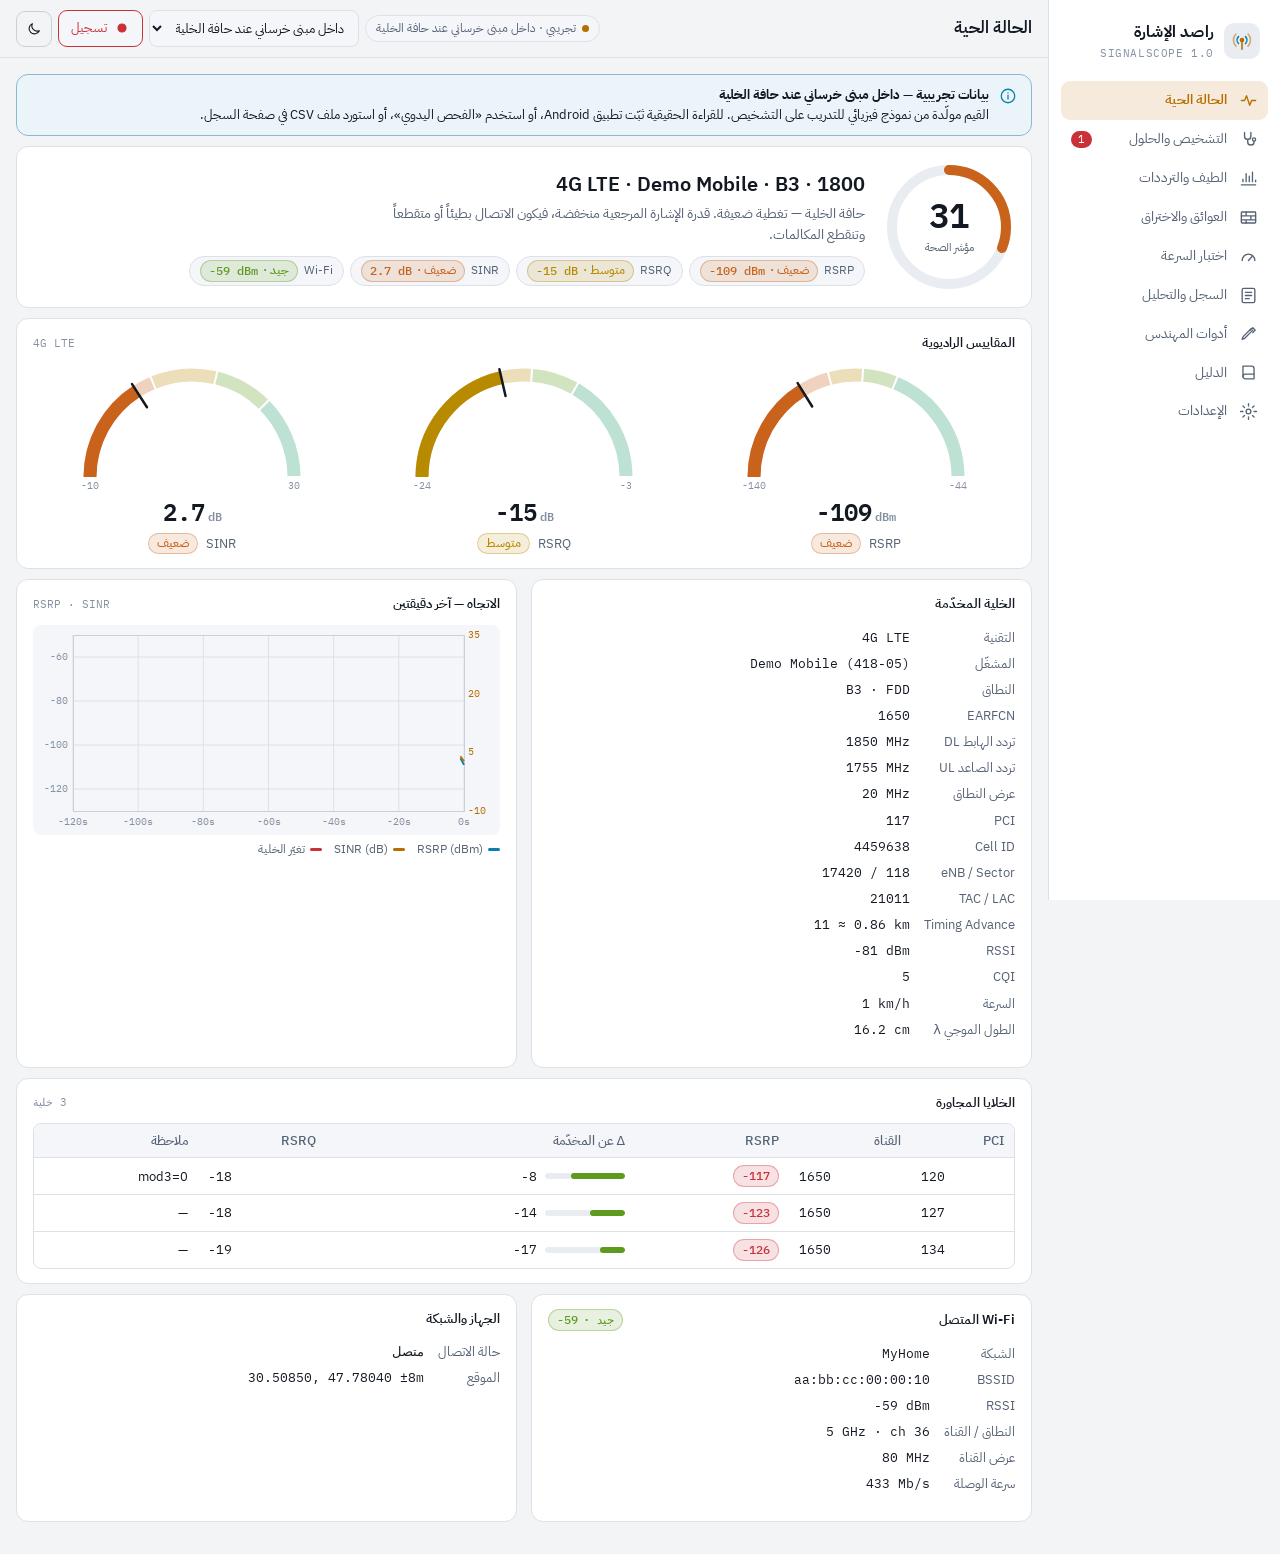
<file: index.html>
<!doctype html>
<html lang="ar" dir="rtl">
<head>
<meta charset="utf-8">
<meta name="viewport" content="width=device-width,initial-scale=1,viewport-fit=cover">
<title>راصد الإشارة</title>
<meta name="claude:viewport-fit-sides" content="cover">
<meta name="theme-color" content="#0A0D12">
<meta name="description" content="فحص الإشارة الخلوية وWi-Fi، تشخيص المشكلات، Speedtest، تسجيل وتحليل">
<link rel="manifest" href="manifest.webmanifest">
<link rel="icon" href="icon.svg" type="image/svg+xml">
<link rel="preconnect" href="https://fonts.googleapis.com">
<link rel="preconnect" href="https://fonts.gstatic.com" crossorigin>
<link href="https://fonts.googleapis.com/css2?family=IBM+Plex+Mono:wght@400;500;600&family=IBM+Plex+Sans+Arabic:wght@400;500;600;700&display=swap" rel="stylesheet">
<link rel="stylesheet" href="css/app.css">
</head>
<body>
<div class="shell">
  <!-- ===== Desktop rail ===== -->
  <nav class="rail" aria-label="التنقل">
    <div class="brand">
      <div class="mk"><svg width="22" height="22" viewBox="0 0 24 24" fill="none" stroke="var(--accent)" stroke-width="1.7" stroke-linecap="round"><path d="M12 13v8"/><circle cx="12" cy="11" r="1.7" fill="var(--accent)"/><path d="M8.2 7.2a5.4 5.4 0 0 0 0 7.6M15.8 7.2a5.4 5.4 0 0 1 0 7.6" stroke="var(--signal)"/><path d="M5.4 4.4a9.4 9.4 0 0 0 0 13.2M18.6 4.4a9.4 9.4 0 0 1 0 13.2" opacity=".55"/></svg></div>
      <div><b>راصد الإشارة</b><small>SIGNALSCOPE 1.0</small></div>
    </div>
    <div id="railNav"></div>
    <div class="foot" id="railFoot"></div>
  </nav>

  <div class="main">
    <header class="topbar">
      <h1 id="pageTitle">الحالة الحية</h1>
      <div class="tools">
        <span class="pill" id="srcPill"><span class="d"></span><span id="srcTxt">—</span></span>
        <select class="sel" id="scenarioSel" style="width:auto;max-width:210px" aria-label="سيناريو تجريبي"></select>
        <button class="btn rec" id="recBtn" type="button"></button>
        <button class="btn iconbtn ghost" id="themeBtn" type="button" aria-label="تبديل السمة"></button>
      </div>
    </header>

    <main class="content">
      <!-- ================= LIVE ================= -->
      <section data-view="live">
        <div class="stack">
          <div class="banner" id="liveBanner" hidden></div>
          <div class="card">
            <div class="hero">
              <div class="ring"><canvas id="cvHealth" width="264" height="264"></canvas><div class="v"><div><b id="healthVal">—</b><span>مؤشر الصحة</span></div></div></div>
              <div style="min-width:0">
                <h2 id="heroTitle">—</h2>
                <p id="heroText">—</p>
                <div class="tags" id="heroTags"></div>
              </div>
            </div>
          </div>
          <div class="card"><div class="hd">المقاييس الراديوية <small id="gaugeTech"></small></div><div class="gauges" id="gauges"></div></div>
          <div class="grid g2">
            <div class="card"><div class="hd">الخلية المخدّمة <small id="cellTech"></small></div><dl class="kv" id="cellKv"></dl></div>
            <div class="card"><div class="hd">الاتجاه — آخر دقيقتين <small>RSRP · SINR</small></div><canvas class="cv" id="cvTrend" style="height:210px"></canvas><div class="legend" style="margin-top:6px"><span><i style="background:var(--signal)"></i>RSRP (dBm)</span><span><i style="background:var(--accent)"></i>SINR (dB)</span><span><i style="background:var(--q-bad)"></i>تغيّر الخلية</span></div></div>
          </div>
          <div class="card"><div class="hd">الخلايا المجاورة <small id="nbCount"></small></div><div class="tblw"><table id="nbTbl"></table></div></div>
          <div class="grid g2">
            <div class="card"><div class="hd">Wi-Fi المتصل <small id="wifiQ"></small></div><dl class="kv" id="wifiKv"></dl></div>
            <div class="card"><div class="hd">الجهاز والشبكة</div><dl class="kv" id="netKv"></dl></div>
          </div>
        </div>
      </section>

      <!-- ================= DIAGNOSE ================= -->
      <section data-view="diagnose" hidden>
        <div class="stack">
          <div class="card">
            <div class="row sp"><div class="sum" id="diagSum"></div><span class="note" id="diagWhen"></span></div>
          </div>
          <div class="findings" id="findings"></div>
          <div class="grid g2">
            <div class="card">
              <div class="hd">فحص يدوي <small>أدخل قيم أي هاتف</small></div>
              <p class="note" style="margin-bottom:10px">على Android افتح ‎*#*#4636#*#*‎ أو «حول الهاتف ← الحالة». على iPhone اطلب ‎*3001#12345#*‎ (Field Test). انسخ القيم هنا لتحصل على التشخيص نفسه.</p>
              <div class="formgrid">
                <label class="f">التقنية<select class="sel" id="mTech"><option value="LTE">4G LTE</option><option value="NR">5G NR</option><option value="WCDMA">3G WCDMA</option><option value="GSM">2G GSM</option></select></label>
                <label class="f">RSRP / RSCP / RSSI (dBm)<input class="inp num" id="mRsrp" type="number" value="-104"></label>
                <label class="f">RSRQ / Ec/No (dB)<input class="inp num" id="mRsrq" type="number" value="-12"></label>
                <label class="f">SINR (dB)<input class="inp num" id="mSinr" type="number" value="4"></label>
                <label class="f">EARFCN / ARFCN<input class="inp num" id="mArfcn" type="number" value="1650"></label>
                <label class="f">PCI<input class="inp num" id="mPci" type="number" value="117"></label>
                <label class="f">جيران ضمن 6 dB<input class="inp num" id="mNb" type="number" value="1" min="0" max="8"></label>
                <label class="f">TA (اختياري)<input class="inp num" id="mTa" type="number" placeholder="—"></label>
                <label class="f">تنزيل مقاس Mb/s<input class="inp num" id="mDl" type="number" placeholder="—"></label>
                <label class="f">رفع مقاس Mb/s<input class="inp num" id="mUl" type="number" placeholder="—"></label>
                <label class="f">Ping ms<input class="inp num" id="mPing" type="number" placeholder="—"></label>
                <label class="f">Wi-Fi RSSI (dBm)<input class="inp num" id="mWifi" type="number" placeholder="—"></label>
              </div>
              <div class="row" style="margin-top:12px"><button class="btn pri" id="mRun" type="button">شخّص هذه القيم</button><span class="note" id="mOut"></span></div>
            </div>
            <div class="card">
              <div class="hd">مقارنة داخل / خارج المبنى <small>قياس فقد الجدران</small></div>
              <p class="note">قِف خارج المبنى واضغط «سجّل الخارج»، ثم ادخل واضغط «سجّل الداخل». الفرق هو فقد دخول المبنى الفعلي، ويُطابَق مع جدول المواد لتقدير نوع العائق.</p>
              <div class="row" style="margin:12px 0"><button class="btn" id="ioOut" type="button">سجّل الخارج</button><button class="btn" id="ioIn" type="button">سجّل الداخل</button><button class="btn ghost sm" id="ioReset" type="button">مسح</button></div>
              <div class="formgrid"><label class="f">RSRP خارج<input class="inp num" id="ioOutV" type="number" placeholder="dBm"></label><label class="f">RSRP داخل<input class="inp num" id="ioInV" type="number" placeholder="dBm"></label></div>
              <div class="out" id="ioRes" style="margin-top:10px">—</div>
            </div>
          </div>
        </div>
      </section>

      <!-- ================= SPECTRUM ================= -->
      <section data-view="spectrum" hidden>
        <div class="stack">
          <div class="card"><div class="hd">خريطة النطاقات الخلوية <small>600 – 3800 MHz</small></div><canvas class="cv" id="cvBands" style="height:190px"></canvas>
            <div class="legend" style="margin-top:8px"><span><i style="background:var(--accent)"></i>الخلية المخدّمة</span><span><i style="background:var(--signal)"></i>الجيران</span><span><i style="background:var(--line2)"></i>نطاقات 3GPP</span></div></div>
          <div class="card"><div class="hd">بطاقة الحامل الحالي</div><div id="carrierCard"></div></div>
          <div class="card">
            <div class="row sp" style="margin-bottom:10px"><div class="hd" style="margin:0">طيف Wi-Fi <small id="scanAge"></small></div>
              <div class="row"><div class="seg" id="wifiBandSeg"><button type="button" data-v="2.4" aria-pressed="true">2.4 GHz</button><button type="button" data-v="5" aria-pressed="false">5 GHz</button></div><button class="btn sm" id="scanBtn" type="button">مسح الآن</button></div></div>
            <canvas class="cv" id="cvWifi" style="height:230px"></canvas>
            <div class="out" id="wifiAdvice" style="margin-top:10px;direction:rtl;text-align:right;font-family:var(--f-body)">—</div>
            <div class="tblw" style="margin-top:10px;max-height:300px;overflow:auto"><table id="apTbl"></table></div>
          </div>
        </div>
      </section>

      <!-- ================= OBSTACLES ================= -->
      <section data-view="obstacles" hidden>
        <div class="stack">
          <div class="grid g2">
            <div class="card">
              <div class="hd">مكدّس العوائق بينك وبين البرج <small>ITU-R P.2040</small></div>
              <div class="formgrid" style="margin-bottom:10px">
                <label class="f">التردد (MHz)<input class="inp num" id="obF" type="number" value="1850"></label>
                <label class="f">RSRP المرجعي خارجاً<input class="inp num" id="obRef" type="number" value="-88"></label>
                <label class="f">نوع المبنى (P.2109)<select class="sel" id="obType"><option value="traditional">تقليدي</option><option value="thermal">عازل حرارياً (زجاج Low-E)</option></select></label>
              </div>
              <div class="stack" id="obList"></div>
              <div class="row" style="margin-top:10px"><select class="sel" id="obAddSel" style="width:auto"></select><button class="btn sm" id="obAdd" type="button">إضافة عائق</button><button class="btn sm ghost" id="obUseLive" type="button">استخدم تردد الخلية الحالية</button></div>
            </div>
            <div class="card">
              <div class="hd">النتيجة</div>
              <div class="stack" id="obBars"></div>
              <div class="tiles" style="margin-top:12px" id="obTiles"></div>
              <p class="note" style="margin-top:10px" id="obNote"></p>
            </div>
          </div>
          <div class="card"><div class="hd">فقد المكدّس مقابل التردد <small>لماذا تخترق النطاقات المنخفضة أفضل</small></div><canvas class="cv" id="cvObF" style="height:220px"></canvas></div>
          <div class="card"><div class="row sp"><div><div class="hd" style="margin:0">المختبر ثلاثي الأبعاد</div><p class="note">تتبع أشعة كامل بعشر مواد، مع الانعكاس والحيود والتشتت ودوبلر وسلسلة DSP.</p></div><a class="btn pri" href="lab.html" target="_blank" rel="noopener">افتح المختبر</a></div></div>
        </div>
      </section>

      <!-- ================= SPEED ================= -->
      <section data-view="speed" hidden>
        <div class="stack">
          <div class="speedhero">
            <div class="card">
              <div class="hd">اختبار السرعة <small id="stServer">speed.cloudflare.com</small></div>
              <canvas class="cv" id="cvSpeed" style="height:200px;background:none"></canvas>
              <div class="prog" style="margin:8px 0"><i id="stProg"></i></div>
              <div class="row sp"><span class="note" id="stStage">جاهز</span><button class="btn pri" id="stBtn" type="button">ابدأ الاختبار</button></div>
            </div>
            <div class="card">
              <div class="hd">النتيجة الأخيرة</div>
              <div class="big3" id="stBig"></div>
              <div class="hd" style="margin-top:14px">مقارنة مع قدرة الراديو</div>
              <div id="stExpect" class="stack"></div>
            </div>
          </div>
          <div class="card"><div class="hd">السجل <small id="stCount"></small></div><div class="tblw"><table id="stTbl"></table></div></div>
        </div>
      </section>

      <!-- ================= LOG ================= -->
      <section data-view="log" hidden>
        <div class="stack">
          <div class="card">
            <div class="row sp">
              <div class="row"><button class="btn rec" id="logRec" type="button"></button><span class="note" id="logState"></span></div>
              <div class="row">
                <label class="btn sm" for="impFile">استيراد CSV</label><input type="file" id="impFile" accept=".csv,text/csv,.txt" hidden>
                <button class="btn sm" id="expCsv" type="button">تصدير CSV</button>
                <button class="btn sm" id="expJson" type="button">تصدير JSON</button>
                <button class="btn sm ghost" id="logClear" type="button">مسح الجلسة</button>
              </div>
            </div>
          </div>
          <div class="tiles" id="logTiles"></div>
          <div class="card"><div class="hd">الخط الزمني <small id="logSpan"></small></div><canvas class="cv" id="cvLog" style="height:240px"></canvas>
            <div class="legend" style="margin-top:6px"><span><i style="background:var(--signal)"></i>RSRP</span><span><i style="background:var(--accent)"></i>SINR</span><span><i style="background:var(--q-bad)"></i>Handover</span></div></div>
          <div class="grid g2">
            <div class="card"><div class="hd">توزيع جودة RSRP</div><div class="stack" id="logDist"></div></div>
            <div class="card"><div class="hd">مسار القياس <small>ملوّن حسب RSRP</small></div><canvas class="cv" id="cvRoute" style="height:240px"></canvas></div>
          </div>
          <div class="card"><div class="hd">الجلسات المحفوظة <small id="sessCount"></small></div><div class="tblw"><table id="sessTbl"></table></div></div>
        </div>
      </section>

      <!-- ================= TOOLS ================= -->
      <section data-view="tools" hidden>
        <div class="grid g2">
          <div class="card">
            <div class="hd">محوّل أرقام القنوات <small>3GPP</small></div>
            <div class="formgrid"><label class="f">النوع<select class="sel" id="tcKind"><option value="lte">LTE EARFCN</option><option value="nr">NR-ARFCN</option><option value="umts">UMTS UARFCN</option><option value="gsm">GSM ARFCN</option><option value="wifi">Wi-Fi MHz → قناة</option></select></label><label class="f">الرقم<input class="inp num" id="tcVal" type="number" value="1650"></label></div>
            <div class="out" id="tcOut" style="margin-top:10px"></div>
          </div>
          <div class="card">
            <div class="hd">ميزانية الوصلة ونصف قطر الخلية <small>FSPL · COST-231 Hata</small></div>
            <div class="formgrid">
              <label class="f">التردد MHz<input class="inp num" id="lbF" type="number" value="1800"></label>
              <label class="f">قدرة المرسل dBm<input class="inp num" id="lbPt" type="number" value="46"></label>
              <label class="f">كسب الهوائيات dBi<input class="inp num" id="lbG" type="number" value="17"></label>
              <label class="f">الحساسية dBm<input class="inp num" id="lbS" type="number" value="-110"></label>
              <label class="f">هامش الخفوت dB<input class="inp num" id="lbM" type="number" value="8"></label>
              <label class="f">فقد المبنى dB<input class="inp num" id="lbB" type="number" value="15"></label>
              <label class="f">ارتفاع البرج m<input class="inp num" id="lbH" type="number" value="30"></label>
              <label class="f">المسافة km<input class="inp num" id="lbD" type="number" value="1.2" step="0.1"></label>
            </div>
            <div class="out" id="lbOut" style="margin-top:10px"></div>
          </div>
          <div class="card">
            <div class="hd">منطقة فرينل الأولى <small>تخطيط وصلات النقطة لنقطة</small></div>
            <div class="formgrid"><label class="f">التردد MHz<input class="inp num" id="frF" type="number" value="5800"></label><label class="f">طول الوصلة km<input class="inp num" id="frD" type="number" value="3" step="0.1"></label><label class="f">موقع العائق من الطرف km<input class="inp num" id="frX" type="number" value="1.5" step="0.1"></label></div>
            <div class="out" id="frOut" style="margin-top:10px"></div>
          </div>
          <div class="card">
            <div class="hd">تحويلات وقياسات سريعة</div>
            <div class="formgrid"><label class="f">dBm<input class="inp num" id="cvDbm" type="number" value="-90"></label><label class="f">TA (LTE)<input class="inp num" id="cvTa" type="number" value="12"></label><label class="f">RSRP للتقدير<input class="inp num" id="cvRs" type="number" value="-95"></label><label class="f">عرض النطاق MHz<select class="sel" id="cvBw"><option>5</option><option>10</option><option>15</option><option selected>20</option></select></label><label class="f">نسبة الحمل %<input class="inp num" id="cvLd" type="number" value="50"></label><label class="f">SINR للسعة dB<input class="inp num" id="cvSn" type="number" value="15"></label></div>
            <div class="out" id="cvOut" style="margin-top:10px"></div>
          </div>
        </div>
      </section>

      <!-- ================= GUIDE ================= -->
      <section data-view="guide" hidden><div class="stack" id="guideBox"></div></section>

      <!-- ================= PREFS ================= -->
      <section data-view="prefs" hidden>
        <div class="grid g2">
          <div class="card">
            <div class="hd">مصدر البيانات</div>
            <div class="seg" id="srcSeg"><button type="button" data-v="android">Android</button><button type="button" data-v="browser">المتصفح</button><button type="button" data-v="demo">تجريبي</button></div>
            <p class="note" style="margin-top:10px" id="srcNote"></p>
          </div>
          <div class="card">
            <div class="hd">القياس والتنبيه</div>
            <div class="formgrid">
              <label class="f">فاصل القراءة (ثانية)<select class="sel" id="pInt"><option value="1000">1</option><option value="2000">2</option><option value="5000">5</option><option value="10000">10</option></select></label>
              <label class="f">تنبيه عند RSRP أقل من<input class="inp num" id="pAlert" type="number" value="-110"></label>
              <label class="f">السمة<select class="sel" id="pTheme"><option value="auto">تلقائي</option><option value="dark">داكن</option><option value="light">فاتح</option></select></label>
            </div>
            <div class="row" style="margin-top:12px"><button class="btn sm" id="pMonitor" type="button">مراقبة في الخلفية (Android)</button><button class="btn sm ghost" id="pReset" type="button">حذف كل البيانات المحفوظة</button></div>
          </div>
          <div class="card span2" id="syncCard">
            <div class="hd">المزامنة مع الخادم</div>
            <p class="note" id="syncNote">يرفع التطبيق جلسات التسجيل إلى خادمك عند توفر الإنترنت. التسجيل يعمل دون اتصال، والقراءات تنتظر في طابور على الهاتف حتى تُرفع.</p>
            <div id="syncSetup" class="formgrid" style="margin-top:10px">
              <label class="f">عنوان الخادم<input class="inp" id="syServer" type="url" dir="ltr" placeholder="https://example.iq" autocomplete="off"></label>
              <label class="f">رمز التسجيل<input class="inp" id="syKey" type="password" dir="ltr" autocomplete="off"></label>
              <label class="f">اسم الجهاز<input class="inp" id="syName" type="text" maxlength="100" placeholder="هاتف القياس 1"></label>
            </div>
            <dl class="kv" id="syncKv" hidden></dl>
            <p class="note" id="syncErr" hidden style="color:var(--bad, #e5484d)"></p>
            <div class="row" style="margin-top:12px">
              <button class="btn sm" id="syConnect" type="button">ربط الجهاز بالخادم</button>
              <button class="btn sm" id="syNow" type="button" hidden>رفع الآن</button>
              <button class="btn sm ghost" id="syToggle" type="button" hidden>إيقاف المزامنة</button>
              <button class="btn sm ghost" id="syDisconnect" type="button" hidden>فصل الجهاز</button>
            </div>
          </div>
          <div class="card span2"><div class="hd">حول</div><dl class="kv" id="aboutKv"></dl></div>
        </div>
      </section>
    </main>
  </div>
</div>

<nav class="tabbar" id="tabbar" aria-label="التنقل"></nav>
<div class="sheet" id="moreSheet" hidden><div class="panel" id="morePanel"><div class="grab"></div></div></div>
<div class="toast" id="toast" hidden></div>

<script src="js/engine.js"></script>
<script src="js/app.js"></script>
</body>
</html>
</file>
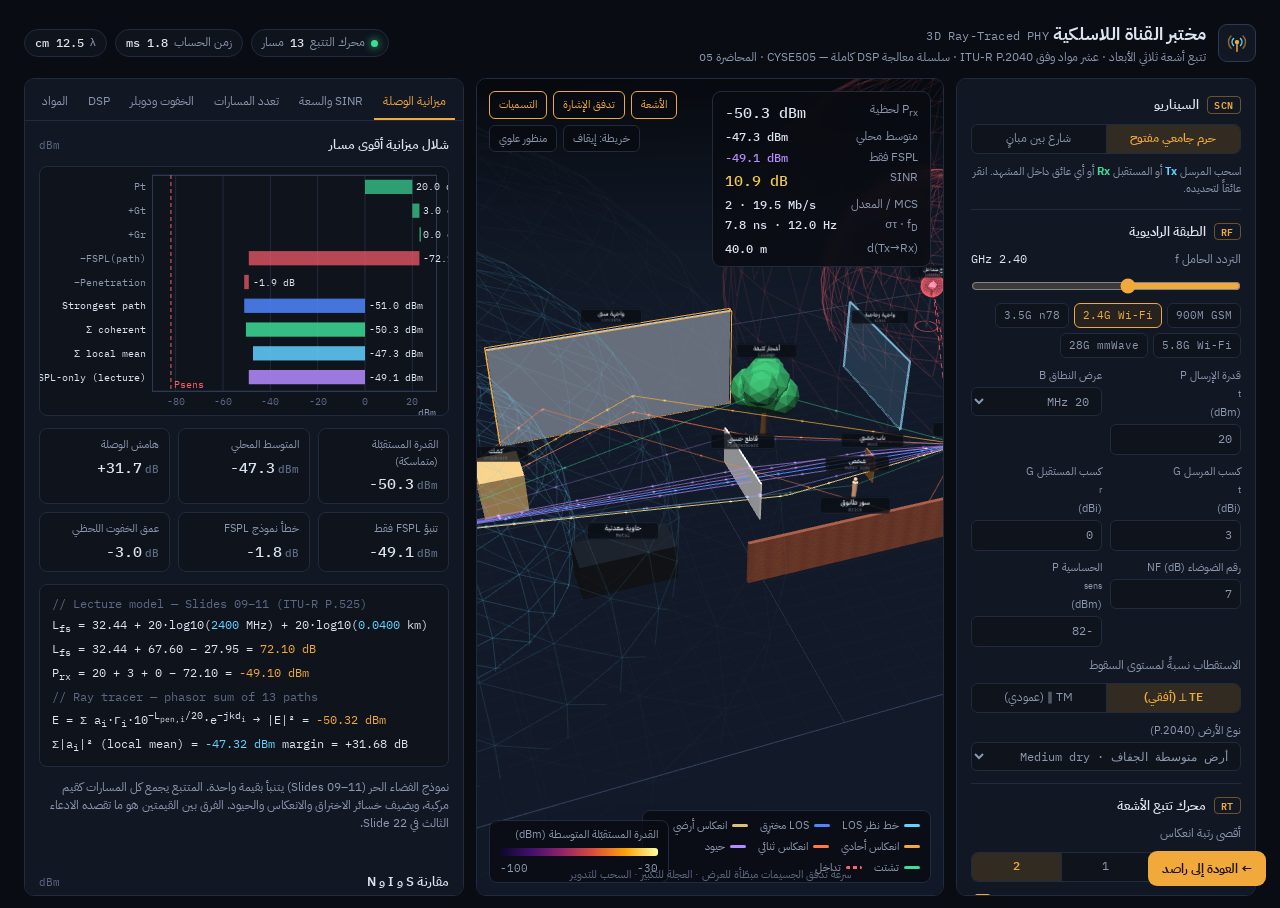
<file: lab.html>
<!doctype html>
<html lang="ar" dir="rtl">
<head>
<meta charset="utf-8">
<meta name="viewport" content="width=device-width,initial-scale=1,viewport-fit=cover">
<title>مختبر القناة اللاسلكية</title>
<meta name="claude:viewport-fit-sides" content="cover">
<link rel="preconnect" href="https://fonts.googleapis.com">
<link rel="preconnect" href="https://fonts.gstatic.com" crossorigin>
<link href="https://fonts.googleapis.com/css2?family=IBM+Plex+Mono:wght@400;500;600&family=IBM+Plex+Sans+Arabic:wght@300;400;500;600;700&display=swap" rel="stylesheet">
<style>
/* Layout: instrument-bench — control rack | 3D ray-traced stage | DSP analyzer, single dark "lab scope" look */
:root{
  --bg:#090C12; --bg2:#0E131C; --panel:#111824; --panel2:#162031; --line:#212B3E; --line2:#2C3953;
  --fg:#DCE4F0; --muted:#8C98AF; --dim:#5D6A84;
  --accent:#F2A93B; --signal:#62D2FF; --good:#3DDC97; --warn:#F2C94C; --bad:#FF5F6D; --violet:#B48CFF;
  --f-body:'IBM Plex Sans Arabic','Segoe UI',Tahoma,sans-serif;
  --f-mono:'IBM Plex Mono',ui-monospace,Menlo,Consolas,monospace;
  --r:10px;
  color-scheme:dark;
}
html,body{height:100%;background:var(--bg);color:var(--fg)}
body{font-family:var(--f-body);font-size:13px;line-height:1.55;padding-left:max(16px,env(safe-area-inset-left,0px));padding-right:max(16px,env(safe-area-inset-right,0px));box-sizing:border-box}
*,*::before,*::after{box-sizing:border-box}
.mono{font-family:var(--f-mono);font-variant-numeric:tabular-nums}
button,select,input{font:inherit;color:inherit}
:focus-visible{outline:2px solid var(--accent);outline-offset:2px}
.app{height:100%;display:flex;flex-direction:column;padding-block:12px;gap:12px}
/* header */
.top{display:flex;align-items:center;justify-content:space-between;gap:16px;flex-wrap:wrap}
.brand{display:flex;align-items:center;gap:12px;min-width:0}
.mark{width:38px;height:38px;border-radius:9px;border:1px solid var(--line2);background:var(--panel);display:grid;place-items:center;flex:none}
.brand h1{margin:0;font-size:18px;font-weight:700;letter-spacing:.2px;text-wrap:balance}
.brand p{margin:0;color:var(--muted);font-size:12px}
.status{display:flex;gap:8px;flex-wrap:wrap}
.pill{display:inline-flex;align-items:center;gap:6px;padding:4px 10px;border:1px solid var(--line);border-radius:999px;background:var(--bg2);font-size:11.5px;color:var(--muted)}
.pill b{color:var(--fg);font-weight:500}
.dot{width:7px;height:7px;border-radius:50%;background:var(--good);box-shadow:0 0 8px var(--good)}
/* work grid */
.work{flex:1;min-height:0;display:grid;grid-template-columns:300px minmax(0,1fr) 440px;gap:12px}
.ctl,.ana{min-height:0;overflow:auto;background:var(--panel);border:1px solid var(--line);border-radius:var(--r)}
.ctl{padding:4px 14px 14px}
.stage{position:relative;min-width:0;min-height:0;border:1px solid var(--line);border-radius:var(--r);overflow:hidden;background:#06090E}
.stage canvas.gl{display:block;width:100%;height:100%;touch-action:none}
@media (max-width:1180px){
  html,body{height:auto}
  .app{height:auto}
  .work{grid-template-columns:minmax(0,1fr)}
  .stage{height:62vh;min-height:380px;order:-1}
  .ctl,.ana{overflow:visible}
}
/* control groups */
.grp{padding-block:12px;border-bottom:1px solid var(--line);display:flex;flex-direction:column;gap:9px}
.grp:last-child{border-bottom:0}
.grp h3{margin:0;font-size:12.5px;font-weight:600;display:flex;align-items:center;gap:8px;color:var(--fg)}
.tag{font-family:var(--f-mono);font-size:10px;letter-spacing:.6px;color:var(--accent);border:1px solid color-mix(in srgb,var(--accent) 40%,transparent);padding:0 6px;border-radius:4px}
.field{display:flex;justify-content:space-between;align-items:baseline;gap:8px;color:var(--muted);font-size:12px}
.field output{font-family:var(--f-mono);color:var(--fg);font-size:12px}
input[type=range]{width:100%;accent-color:var(--accent);margin:0}
.grid2{display:grid;grid-template-columns:1fr 1fr;gap:8px}
.num{display:flex;flex-direction:column;gap:3px;font-size:11px;color:var(--muted)}
.num input,.num select,select.sel{background:var(--bg2);border:1px solid var(--line);border-radius:6px;padding:5px 8px;font-family:var(--f-mono);font-size:12px;width:100%;min-width:0}
.chips{display:flex;flex-wrap:wrap;gap:5px}
.chip{border:1px solid var(--line);background:var(--bg2);border-radius:6px;padding:3px 8px;font-size:11px;cursor:pointer;font-family:var(--f-mono);color:var(--muted)}
.chip:hover{border-color:var(--line2);color:var(--fg)}
.chip.on{border-color:var(--accent);color:var(--accent);background:color-mix(in srgb,var(--accent) 10%,var(--bg2))}
.seg{display:flex;border:1px solid var(--line);border-radius:7px;overflow:hidden}
.seg button{flex:1;background:var(--bg2);border:0;padding:5px 4px;font-size:11.5px;cursor:pointer;color:var(--muted)}
.seg button+button{border-inline-start:1px solid var(--line)}
.seg button.on{background:color-mix(in srgb,var(--accent) 16%,var(--bg2));color:var(--accent);font-weight:600}
.tog{display:flex;align-items:center;justify-content:space-between;gap:8px;font-size:12px;color:var(--muted);cursor:pointer}
.tog input{accent-color:var(--accent);width:15px;height:15px}
.btn{border:1px solid var(--line2);background:var(--panel2);border-radius:7px;padding:6px 10px;cursor:pointer;font-size:12px;display:inline-flex;align-items:center;justify-content:center;gap:6px}
.btn:hover{border-color:var(--accent)}
.btn.prim{border-color:var(--accent);color:var(--accent)}
.btn.prim.on{background:var(--accent);color:#1a1205;font-weight:600}
.obs-list{display:flex;flex-direction:column;gap:3px}
.orow{display:grid;grid-template-columns:12px 1fr auto;align-items:center;gap:8px;padding:5px 7px;border-radius:6px;border:1px solid transparent;cursor:pointer}
.orow:hover{background:var(--bg2)}
.orow.sel{border-color:var(--accent);background:color-mix(in srgb,var(--accent) 7%,var(--bg2))}
.sw{width:12px;height:12px;border-radius:3px}
.orow .nm{font-size:12px;min-width:0;overflow:hidden;text-overflow:ellipsis;white-space:nowrap}
.orow .nm small{color:var(--dim);font-family:var(--f-mono);font-size:10px;margin-inline-start:4px}
.orow input{accent-color:var(--accent)}
.editor{background:var(--bg2);border:1px solid var(--line);border-radius:8px;padding:10px;display:flex;flex-direction:column;gap:8px}
.kv{display:grid;grid-template-columns:1fr auto;gap:2px 10px;font-size:11.5px;color:var(--muted)}
.kv b{font-family:var(--f-mono);font-weight:500;color:var(--fg);text-align:left;direction:ltr}
/* stage overlays */
.hud{position:absolute;inset-inline-start:12px;top:12px;background:color-mix(in srgb,var(--bg) 82%,transparent);border:1px solid var(--line);border-radius:9px;padding:9px 12px;backdrop-filter:blur(6px);display:grid;grid-template-columns:auto auto;gap:3px 14px;font-size:11.5px;color:var(--muted);pointer-events:none;max-width:calc(100% - 24px)}
.hud b{font-family:var(--f-mono);font-weight:500;color:var(--fg);direction:ltr;text-align:left}
.hud .big{font-size:15px}
.toolbar{position:absolute;inset-inline-end:12px;top:12px;display:flex;gap:6px;flex-wrap:wrap;justify-content:flex-end;max-width:52%}
.toolbar .chip{background:color-mix(in srgb,var(--bg) 82%,transparent);backdrop-filter:blur(6px);font-family:var(--f-body);padding:4px 9px}
.legend{position:absolute;inset-inline-start:12px;bottom:12px;display:flex;flex-wrap:wrap;gap:4px 12px;max-width:62%;font-size:11px;color:var(--muted);background:color-mix(in srgb,var(--bg) 82%,transparent);border:1px solid var(--line);border-radius:8px;padding:6px 10px;pointer-events:none}
.legend span{display:inline-flex;align-items:center;gap:5px}
.legend i{width:16px;height:3px;border-radius:2px;display:inline-block}
.heatlg{position:absolute;inset-inline-end:12px;bottom:12px;background:color-mix(in srgb,var(--bg) 82%,transparent);border:1px solid var(--line);border-radius:8px;padding:6px 10px;font-size:10.5px;color:var(--muted);display:flex;flex-direction:column;gap:4px;min-width:180px}
.heatlg .bar{height:8px;border-radius:3px;background:linear-gradient(90deg,#0d0829,#42106d,#932567,#dd513a,#fca50a,#fcffa4)}
.heatlg .ends{display:flex;justify-content:space-between;font-family:var(--f-mono);direction:ltr}
.hint{position:absolute;left:50%;transform:translateX(-50%);bottom:12px;font-size:11px;color:var(--dim);pointer-events:none;white-space:nowrap}
@media (max-width:700px){.hint{display:none}.legend{max-width:calc(100% - 24px)}.heatlg{bottom:auto;top:auto;display:none}.toolbar{max-width:100%;top:auto;bottom:56px;inset-inline-end:12px}.hud{grid-template-columns:auto auto;font-size:10.5px}}
/* analysis */
.tabs{position:sticky;top:0;z-index:2;display:flex;gap:2px;overflow-x:auto;background:var(--panel);border-bottom:1px solid var(--line);padding:6px 8px 0}
.tabs button{background:none;border:0;border-bottom:2px solid transparent;padding:7px 9px;font-size:12px;color:var(--muted);cursor:pointer;white-space:nowrap}
.tabs button.on{color:var(--accent);border-bottom-color:var(--accent)}
.pane{padding:14px;display:flex;flex-direction:column;gap:12px}
.pane h4{margin:0;font-size:12.5px;font-weight:600;display:flex;justify-content:space-between;align-items:baseline;gap:8px}
.pane h4 small{color:var(--dim);font-weight:400;font-family:var(--f-mono);font-size:10.5px}
.note{font-size:11.5px;color:var(--muted);margin:0;max-width:65ch}
.cv{width:100%;display:block;background:var(--bg2);border:1px solid var(--line);border-radius:8px}
.tiles{display:grid;grid-template-columns:repeat(3,minmax(0,1fr));gap:8px}
.tile{background:var(--bg2);border:1px solid var(--line);border-radius:8px;padding:8px 10px;display:flex;flex-direction:column;gap:2px;min-width:0}
.tile span{font-size:10.5px;color:var(--muted)}
.tile b{font-family:var(--f-mono);font-weight:500;font-size:15px;direction:ltr;text-align:right}
.tile b small{font-size:10.5px;color:var(--dim);margin-inline-start:3px}
.math{background:var(--bg2);border:1px solid var(--line);border-radius:8px;padding:10px 12px;font-family:var(--f-mono);font-size:11.5px;direction:ltr;text-align:left;display:flex;flex-direction:column;gap:3px;overflow-x:auto}
.math .c{color:var(--dim)}
.math .h{color:var(--accent)}
.math .s{color:var(--signal)}
.tblw{overflow-x:auto;border:1px solid var(--line);border-radius:8px}
table{width:100%;border-collapse:collapse;font-size:11px}
th,td{padding:5px 7px;border-bottom:1px solid var(--line);text-align:right;white-space:nowrap}
th{color:var(--muted);font-weight:500;background:var(--bg2);position:sticky;top:0}
td.n{font-family:var(--f-mono);direction:ltr;text-align:left}
tr.hl td{background:color-mix(in srgb,var(--accent) 9%,transparent)}
tr.click{cursor:pointer}
tr.click:hover td{background:var(--bg2)}
.tdot{display:inline-block;width:8px;height:8px;border-radius:2px;margin-inline-end:5px;vertical-align:middle}
.ctlrow{display:flex;gap:8px;flex-wrap:wrap;align-items:center}
.ctlrow .seg{flex:1;min-width:160px}
.dx{display:flex;flex-direction:column;gap:8px}
.card{background:var(--bg2);border:1px solid var(--line);border-inline-start:3px solid var(--dim);border-radius:8px;padding:10px 12px;display:flex;flex-direction:column;gap:4px}
.card.act{border-inline-start-color:var(--bad)}
.card.ok{border-inline-start-color:var(--good)}
.card .hd{display:flex;justify-content:space-between;gap:8px;align-items:center;font-weight:600;font-size:12.5px}
.badge{font-size:10.5px;padding:1px 8px;border-radius:999px;border:1px solid var(--line2);color:var(--muted);font-weight:500;white-space:nowrap}
.card.act .badge{color:var(--bad);border-color:color-mix(in srgb,var(--bad) 45%,transparent)}
.card.ok .badge{color:var(--good);border-color:color-mix(in srgb,var(--good) 45%,transparent)}
.card p{margin:0;font-size:11.5px;color:var(--muted)}
.card .ev{font-family:var(--f-mono);font-size:11px;color:var(--fg);direction:ltr;text-align:left}
.split{display:grid;grid-template-columns:minmax(0,1fr) minmax(0,1fr);gap:10px}
@media (max-width:460px){.tiles{grid-template-columns:repeat(2,minmax(0,1fr))}.split{grid-template-columns:minmax(0,1fr)}}
@media (prefers-reduced-motion:reduce){*{transition:none!important}}
</style>
</head>
<body>


<div class="app">
  <header class="top">
    <div class="brand">
      <div class="mark" aria-hidden="true">
        <svg width="22" height="22" viewBox="0 0 24 24" fill="none" stroke="#F2A93B" stroke-width="1.6" stroke-linecap="round"><path d="M12 13v8"/><circle cx="12" cy="11" r="1.6" fill="#F2A93B"/><path d="M8.2 7.2a5.4 5.4 0 0 0 0 7.6M15.8 7.2a5.4 5.4 0 0 1 0 7.6" stroke="#62D2FF"/><path d="M5.4 4.4a9.4 9.4 0 0 0 0 13.2M18.6 4.4a9.4 9.4 0 0 1 0 13.2" opacity=".55"/></svg>
      </div>
      <div>
        <h1>مختبر القناة اللاسلكية <span class="mono" style="font-size:12px;color:var(--muted);font-weight:400">3D Ray-Traced PHY</span></h1>
        <p>تتبع أشعة ثلاثي الأبعاد · عشر مواد وفق ITU-R P.2040 · سلسلة معالجة DSP كاملة — CYSE505 · المحاضرة 05</p>
      </div>
    </div>
    <div class="status">
      <span class="pill"><span class="dot"></span>محرك التتبع <b id="stPaths" class="mono">–</b> مسار</span>
      <span class="pill">زمن الحساب <b id="stMs" class="mono">–</b></span>
      <span class="pill">λ <b id="stLam" class="mono">–</b></span>
    </div>
  </header>

  <div class="work">
    <!-- ============ CONTROL RACK ============ -->
    <aside class="ctl" aria-label="لوحة التحكم">
      <div class="grp">
        <h3><span class="tag">SCN</span>السيناريو</h3>
        <div class="seg" id="presetSeg">
          <button data-p="campus" class="on">حرم جامعي مفتوح</button>
          <button data-p="canyon">شارع بين مبانٍ</button>
        </div>
        <p class="note" style="font-size:11px">اسحب المرسل <b style="color:var(--signal)">Tx</b> أو المستقبل <b style="color:var(--good)">Rx</b> أو أي عائق داخل المشهد. انقر عائقاً لتحديده.</p>
      </div>

      <div class="grp">
        <h3><span class="tag">RF</span>الطبقة الراديوية</h3>
        <div class="field"><label for="fr">التردد الحامل f</label><output id="frO">2.40 GHz</output></div>
        <input type="range" id="fr" min="0" max="1000" value="403">
        <div class="chips" id="bands">
          <button class="chip" data-f="0.9">900M GSM</button>
          <button class="chip on" data-f="2.4">2.4G Wi-Fi</button>
          <button class="chip" data-f="3.5">3.5G n78</button>
          <button class="chip" data-f="5.8">5.8G Wi-Fi</button>
          <button class="chip" data-f="28">28G mmWave</button>
        </div>
        <div class="grid2">
          <label class="num">قدرة الإرسال P<sub>t</sub> (dBm)<input type="number" id="pt" value="20" step="1"></label>
          <label class="num">عرض النطاق B<select id="bw"><option value="5">5 MHz</option><option value="20" selected>20 MHz</option><option value="40">40 MHz</option><option value="80">80 MHz</option></select></label>
          <label class="num">كسب المرسل G<sub>t</sub> (dBi)<input type="number" id="gt" value="3" step="1"></label>
          <label class="num">كسب المستقبل G<sub>r</sub> (dBi)<input type="number" id="gr" value="0" step="1"></label>
          <label class="num">رقم الضوضاء NF (dB)<input type="number" id="nf" value="7" step="1"></label>
          <label class="num">الحساسية P<sub>sens</sub> (dBm)<input type="number" id="sens" value="-82" step="1"></label>
        </div>
        <div class="field"><span>الاستقطاب نسبةً لمستوى السقوط</span></div>
        <div class="seg" id="polSeg"><button data-v="TE" class="on">TE ⟂ (أفقي)</button><button data-v="TM">TM ∥ (عمودي)</button></div>
        <label class="num">نوع الأرض (P.2040)<select id="ground" class="sel">
          <option value="vdry">أرض جافة جداً · Very dry</option>
          <option value="mdry" selected>أرض متوسطة الجفاف · Medium dry</option>
          <option value="wet">أرض رطبة · Wet ground</option>
          <option value="conc">أرضية خرسانية · Concrete</option>
        </select></label>
      </div>

      <div class="grp">
        <h3><span class="tag">RT</span>محرك تتبع الأشعة</h3>
        <div class="field"><span>أقصى رتبة انعكاس</span></div>
        <div class="seg" id="ordSeg"><button data-v="0">0 · LOS</button><button data-v="1">1</button><button data-v="2" class="on">2</button></div>
        <label class="tog">حيود حافة السكين (ITU-R P.526)<input type="checkbox" id="diff" checked></label>
        <label class="tog">تشتت منتشر (أشجار/أجسام)<input type="checkbox" id="scat" checked></label>
      </div>

      <div class="grp">
        <h3><span class="tag">INT</span>مصدر التداخل</h3>
        <label class="tog">تشغيل برج متداخل<input type="checkbox" id="intOn" checked></label>
        <div class="grid2">
          <label class="num">قدرته (dBm)<input type="number" id="ipt" value="20" step="1"></label>
          <label class="num">علاقة القناة<select id="ich"><option value="co">نفس القناة (0 dB)</option><option value="adj" selected>متجاورة (ACIR 20 dB)</option><option value="orth">متعامدة (∞)</option></select></label>
        </div>
      </div>

      <div class="grp">
        <h3><span class="tag">MOB</span>الحركة ودوبلر</h3>
        <div class="field"><label for="vel">سرعة المستقبل v</label><output id="velO">1.5 m/s</output></div>
        <input type="range" id="vel" min="0" max="35" step="0.5" value="1.5">
        <div class="field"><label for="hdg">اتجاه الحركة</label><output id="hdgO">20°</output></div>
        <input type="range" id="hdg" min="0" max="359" step="1" value="20">
        <button class="btn prim" id="moveBtn" type="button">▶ تشغيل حركة المستقبل</button>
      </div>

      <div class="grp">
        <h3><span class="tag">OBS</span>العوائق العشرة</h3>
        <div class="obs-list" id="obsList"></div>
        <div class="editor" id="editor"></div>
      </div>
    </aside>

    <!-- ============ 3D STAGE ============ -->
    <section class="stage" id="stage" aria-label="المشهد ثلاثي الأبعاد">
      <div class="hud" id="hud"></div>
      <div class="toolbar">
        <button class="chip on" id="tRays" type="button">الأشعة</button>
        <button class="chip on" id="tPart" type="button">تدفق الإشارة</button>
        <button class="chip on" id="tLab" type="button">التسميات</button>
        <button class="chip" id="tHeat" type="button">خريطة: إيقاف</button>
        <button class="chip" id="tCam" type="button">منظور علوي</button>
      </div>
      <div class="legend" id="legend"></div>
      <div class="heatlg" id="heatLg" hidden>
        <span id="heatTitle">القدرة المستقبَلة المتوسطة (dBm)</span>
        <div class="bar"></div>
        <div class="ends"><span id="heatLo">-100</span><span id="heatHi">-30</span></div>
      </div>
      <div class="hint">سرعة تدفق الجسيمات مبطّأة للعرض · العجلة للتكبير · السحب للتدوير</div>
    </section>

    <!-- ============ ANALYZER ============ -->
    <aside class="ana" aria-label="المحلل">
      <nav class="tabs" id="tabs">
        <button data-t="budget" class="on">ميزانية الوصلة</button>
        <button data-t="sinr">SINR والسعة</button>
        <button data-t="mp">تعدد المسارات</button>
        <button data-t="fade">الخفوت ودوبلر</button>
        <button data-t="dsp">DSP</button>
        <button data-t="mat">المواد</button>
        <button data-t="mit">التشخيص</button>
      </nav>

      <section class="pane" data-p="budget">
        <h4>شلال ميزانية أقوى مسار <small>dBm</small></h4>
        <canvas class="cv" id="cvBudget" style="height:250px"></canvas>
        <div class="tiles" id="budTiles"></div>
        <div class="math" id="budMath"></div>
        <p class="note">نموذج الفضاء الحر (Slides 09–11) يتنبأ بقيمة واحدة. المتتبع يجمع كل المسارات كقيم مركبة، ويضيف خسائر الاختراق والانعكاس والحيود. الفرق بين القيمتين هو ما تقصده الادعاء الثالث في Slide 22.</p>
      </section>

      <section class="pane" data-p="sinr" hidden>
        <div class="tiles" id="sinrTiles"></div>
        <h4>مقارنة S و I و N <small>dBm</small></h4>
        <canvas class="cv" id="cvSinr" style="height:150px"></canvas>
        <div class="math" id="sinrMath"></div>
        <h4>جدول MCS ‏(802.11ac، 20 MHz، تيار واحد) <small>تقريبي</small></h4>
        <div class="tblw"><table id="mcsTbl"></table></div>
      </section>

      <section class="pane" data-p="mp" hidden>
        <h4>مخطط تأخير القدرة PDP <small>τ (ns)</small></h4>
        <canvas class="cv" id="cvPdp" style="height:190px"></canvas>
        <h4>استجابة القناة الترددية |H(f)| <small>Δf (MHz)</small></h4>
        <canvas class="cv" id="cvHf" style="height:170px"></canvas>
        <div class="tiles" id="mpTiles"></div>
        <h4>المسارات المتتبَّعة <small id="mpCount"></small></h4>
        <div class="tblw" style="max-height:260px;overflow:auto"><table id="pathTbl"></table></div>
      </section>

      <section class="pane" data-p="fade" hidden>
        <h4>تتبع الخفوت الزمني وتنوع الهوائيات <small>dBm · t (ms)</small></h4>
        <canvas class="cv" id="cvTrace" style="height:200px"></canvas>
        <div class="tiles" id="fadeTiles"></div>
        <h4>طيف دوبلر للمسارات <small>f<sub>D</sub> (Hz)</small></h4>
        <canvas class="cv" id="cvDop" style="height:170px"></canvas>
        <div class="math" id="dopMath"></div>
      </section>

      <section class="pane" data-p="dsp" hidden>
        <div class="ctlrow">
          <div class="seg" id="modSeg"><button data-v="BPSK">BPSK</button><button data-v="QPSK" class="on">QPSK</button><button data-v="16QAM">16QAM</button><button data-v="64QAM">64QAM</button></div>
        </div>
        <div class="ctlrow">
          <label class="num" style="flex:1">معدل الرموز R<sub>s</sub><select id="rs"><option value="0.5">0.5 Msym/s</option><option value="2">2 Msym/s</option><option value="5">5 Msym/s</option><option value="10" selected>10 Msym/s</option><option value="20">20 Msym/s</option><option value="50">50 Msym/s</option></select></label>
          <div style="flex:1.4;display:flex;flex-direction:column;gap:3px;font-size:11px;color:var(--muted)">المعادِل (Equalizer)
            <div class="seg" id="eqSeg"><button data-v="none">نقرة واحدة</button><button data-v="mmse" class="on">MMSE FIR</button></div>
          </div>
        </div>
        <div class="split">
          <div style="display:flex;flex-direction:column;gap:6px;min-width:0">
            <h4>المخطط النجمي بعد المعادل</h4>
            <canvas class="cv" id="cvConst" style="height:240px"></canvas>
          </div>
          <div style="display:flex;flex-direction:column;gap:6px;min-width:0">
            <h4>نقرات القناة المتقطعة |h[k]|</h4>
            <canvas class="cv" id="cvTaps" style="height:240px"></canvas>
          </div>
        </div>
        <div class="tiles" id="dspTiles"></div>
        <h4>منحنى BER مقابل SINR <small>نظري AWGN + نقاط مقاسة</small></h4>
        <canvas class="cv" id="cvBer" style="height:200px"></canvas>
        <p class="note">السلسلة: بتات عشوائية ← ترميز تلافيفي (7,5)<sub>8</sub> بمعدل 1/2 ← تعيين Gray ← نبضة رفع جيبي β=0.35 ← القناة المتقطعة المشتقة من المسارات المتتبعة ← ضوضاء وتداخل غاوسي بقيمة SINR الحالية ← معادل ← قرار صلب ← فك Viterbi.</p>
      </section>

      <section class="pane" data-p="mat" hidden>
        <h4>معاملات المواد عند التردد الحالي <small id="matF"></small></h4>
        <div class="tblw"><table id="matTbl"></table></div>
        <h4>معامل انعكاس فرينل |Γ| مقابل زاوية السقوط <small id="fresTitle"></small></h4>
        <canvas class="cv" id="cvFres" style="height:200px"></canvas>
        <div class="math" id="matMath"></div>
      </section>

      <section class="pane" data-p="mit" hidden>
        <p class="note">التشخيص يقرأ مقاييس القناة الحالية ويطابقها مع جدول المعالجات في Slide 19. الحالة تتغير مباشرة عند تحريك المستقبل أو العوائق.</p>
        <div class="dx" id="mitCards"></div>
        <h4>فحص ادعاءات Slide 22</h4>
        <div class="dx" id="claims"></div>
      </section>
    </aside>
  </div>
</div>

<script src="vendor/three.min.js"></script>
<script src="vendor/OrbitControls.js"></script>
<script>
"use strict";
/* =====================================================================
   0. CONSTANTS, COLORS, HELPERS
   ===================================================================== */
const C0 = 299792458;
const COL = {bg2:'#0E131C', line:'#212B3E', line2:'#2C3953', fg:'#DCE4F0', muted:'#8C98AF', dim:'#5D6A84',
  accent:'#F2A93B', signal:'#62D2FF', good:'#3DDC97', warn:'#F2C94C', bad:'#FF5F6D', violet:'#B48CFF'};
const TYPES = {
  los:{c:'#62D2FF', ar:'خط نظر LOS'},
  pen:{c:'#4F86FF', ar:'LOS مخترِق'},
  gr: {c:'#D9C27A', ar:'انعكاس أرضي'},
  r1: {c:'#F2A93B', ar:'انعكاس أحادي'},
  r2: {c:'#FF7A45', ar:'انعكاس ثنائي'},
  df: {c:'#B48CFF', ar:'حيود'},
  sc: {c:'#3DDC97', ar:'تشتت'},
  int:{c:'#FF5F6D', ar:'تداخل'}
};
const BOUNDS = {x:34, z:22};
const log10 = Math.log10, db2lin = d => Math.pow(10, d/10), lin2db = l => 10*log10(Math.max(l,1e-30));
const clamp = (v,a,b) => Math.max(a, Math.min(b, v));
const fmt = (v,d=1) => (isFinite(v) ? v.toFixed(d) : '—');
const fsign = (v,d=1) => (v>=0?'+':'')+fmt(v,d);
const $ = id => document.getElementById(id);

/* complex arithmetic */
const cmul=(a,b)=>({re:a.re*b.re-a.im*b.im, im:a.re*b.im+a.im*b.re});
const cdiv=(a,b)=>{const d=b.re*b.re+b.im*b.im; return {re:(a.re*b.re+a.im*b.im)/d, im:(a.im*b.re-a.re*b.im)/d};};
const cabs=a=>Math.hypot(a.re,a.im);
const csqrt=a=>{const r=Math.hypot(a.re,a.im); const re=Math.sqrt(Math.max(0,(r+a.re)/2)); let im=Math.sqrt(Math.max(0,(r-a.re)/2)); if(a.im<0) im=-im; return {re,im};};

/* vectors as {x,y,z} */
const vsub=(a,b)=>({x:a.x-b.x,y:a.y-b.y,z:a.z-b.z});
const vdist=(a,b)=>Math.hypot(a.x-b.x,a.y-b.y,a.z-b.z);
const vlerp=(a,b,t)=>({x:a.x+(b.x-a.x)*t,y:a.y+(b.y-a.y)*t,z:a.z+(b.z-a.z)*t});

/* =====================================================================
   1. MATERIAL LIBRARY — ITU-R P.2040-1 Table 3:  ε' = a·f^b,  σ = c·f^d  (f in GHz)
      η = ε' − j·17.98·σ/f
   ===================================================================== */
const MAT = {
  concrete:{ar:'خرسانة',      en:'Concrete',     a:5.24,b:0,c:0.0462,d:0.7822, rough:0.004, col:0x8b9098},
  brick:   {ar:'طابوق',       en:'Brick',        a:3.91,b:0,c:0.0238,d:0.16,   rough:0.006, col:0xa65a3f},
  plaster: {ar:'جبس بورد',    en:'Plasterboard', a:2.73,b:0,c:0.0085,d:0.9395, rough:0.001, col:0xd9d4c7},
  wood:    {ar:'خشب',         en:'Wood',         a:1.99,b:0,c:0.0047,d:1.0718, rough:0.002, col:0x8a5a2b},
  glass:   {ar:'زجاج',        en:'Glass',        a:6.31,b:0,c:0.0036,d:1.3394, rough:0,     col:0x7fd6ff},
  metal:   {ar:'معدن',        en:'Metal',        a:1,   b:0,c:1e7,   d:0,      rough:0.0005,col:0x9aa7b8},
  chip:    {ar:'خشب مضغوط',   en:'Chipboard',    a:2.58,b:0,c:0.0217,d:0.78,   rough:0.002, col:0xc49a5a},
  floor:   {ar:'ألواح أرضية', en:'Floorboard',   a:3.66,b:0,c:0.0044,d:1.3515, rough:0.002, col:0x6e4a2c},
  foliage: {ar:'أشجار',       en:'Foliage',      kind:'veg',  rough:0.15, col:0x2f8f4e},
  human:   {ar:'جسم بشري',    en:'Human body',   kind:'body', rough:0.01, col:0xe0a37a}
};
const MAT_ORDER = ['concrete','brick','plaster','wood','glass','metal','chip','floor','foliage','human'];
const GROUND = {
  vdry:{ar:'أرض جافة جداً', a:3, b:0, c:0.00015,d:2.52, rough:0.01},
  mdry:{ar:'أرض متوسطة',    a:15,b:-0.1,c:0.035,d:1.63, rough:0.012},
  wet: {ar:'أرض رطبة',      a:30,b:-0.4,c:0.15, d:1.30, rough:0.012},
  conc:{ar:'أرضية خرسانية', a:5.24,b:0,c:0.0462,d:0.7822,rough:0.003}
};

function matEM(m, fG){
  let er, sig;
  if(m.kind==='body'){ er = 56*Math.pow(fG,-0.08); sig = 0.9*fG; }       // muscle-like tissue fit (Gabriel data)
  else if(m.kind==='veg'){ er = 1.6; sig = 0.012*fG; }                     // effective porous canopy (assumed)
  else { er = m.a*Math.pow(fG,m.b); sig = m.c*Math.pow(fG,m.d); }
  return {er, sig, eta:{re:er, im:-17.98*sig/fG}};
}
function fresnel(eta, cosI, pol){
  cosI = clamp(cosI, 1e-6, 1);
  const s2 = 1 - cosI*cosI;
  const root = csqrt({re:eta.re - s2, im:eta.im});
  if(pol==='TE') return cdiv({re:cosI-root.re, im:-root.im}, {re:cosI+root.re, im:root.im});
  const ec = {re:eta.re*cosI, im:eta.im*cosI};
  return cdiv({re:ec.re-root.re, im:ec.im-root.im}, {re:ec.re+root.re, im:ec.im+root.im});
}
const roughness = (h, cosI, lam) => Math.exp(-8*Math.pow(Math.PI*h*cosI/lam, 2));   // Rayleigh/Ament factor
function alphaDbPerM(eta, lam){ return 8.686*(2*Math.PI/lam)*Math.abs(csqrt(eta).im); }
function ifaceLoss(eta){ const g = cabs(fresnel(eta,1,'TE')); return -10*log10(Math.max(1e-30, Math.pow(1-g*g,2))); }

/* =====================================================================
   2. SCENE STATE + PRESETS
   ===================================================================== */
const PRESETS = {
  campus:{
    tx:{x:-22,y:3,z:2}, rx:{x:18,y:1.5,z:3}, it:{x:26,y:4,z:-16},
    obs:[
      {mat:'concrete', name:'واجهة مبنى',   c:{x:-4,z:-10},  s:{x:18,y:8,z:0.3},  mode:'slab',   t:0.30},
      {mat:'brick',    name:'سور طابوق',    c:{x:6,z:10},    s:{x:14,y:3.2,z:0.25},mode:'slab',  t:0.25},
      {mat:'plaster',  name:'قاطع جبسي',    c:{x:2,z:1},     s:{x:0.12,y:3,z:7},  mode:'slab',   t:0.026},
      {mat:'wood',     name:'باب خشبي',     c:{x:11,z:2.6},  s:{x:0.1,y:2.1,z:1.4},mode:'slab',   t:0.045},
      {mat:'glass',    name:'واجهة زجاجية', c:{x:16,z:-7},   s:{x:0.1,y:6,z:10},  mode:'slab',   t:0.012},
      {mat:'metal',    name:'حاوية معدنية', c:{x:-8,z:7},    s:{x:6.1,y:2.6,z:2.4},mode:'hollow',t:0.003},
      {mat:'chip',     name:'كشك',          c:{x:-14,z:-3},  s:{x:3,y:3,z:3},     mode:'hollow', t:0.018},
      {mat:'floor',    name:'منصة خشبية',   c:{x:22,z:9},    s:{x:6,y:1,z:4},     mode:'hollow', t:0.03},
      {mat:'foliage',  name:'أشجار كثيفة',  c:{x:6,z:-5},    s:{x:4,y:6,z:4},     mode:'veg'},
      {mat:'human',    name:'شخص',          c:{x:9,z:4.4},   s:{x:0.5,y:1.8,z:0.35},mode:'body'}
    ]},
  canyon:{
    tx:{x:-28,y:4,z:0}, rx:{x:24,y:1.5,z:1}, it:{x:10,y:6,z:14},
    obs:[
      {mat:'concrete', name:'مبنى خرساني',  c:{x:0,z:-6.5},  s:{x:56,y:10,z:0.3}, mode:'slab',   t:0.30},
      {mat:'brick',    name:'مبنى طابوق',   c:{x:-16,z:6.5}, s:{x:20,y:6,z:0.25}, mode:'slab',   t:0.25},
      {mat:'plaster',  name:'لوحة إعلان',   c:{x:-22,z:-3},  s:{x:0.12,y:3,z:4},  mode:'slab',   t:0.026},
      {mat:'wood',     name:'بوابة خشبية',  c:{x:20,z:-3},   s:{x:2.4,y:2.1,z:0.1},mode:'slab',   t:0.045},
      {mat:'glass',    name:'برج زجاجي',    c:{x:8,z:6.5},   s:{x:30,y:8,z:0.1},  mode:'slab',   t:0.012},
      {mat:'metal',    name:'حافلة',        c:{x:4,z:-2},    s:{x:10,y:3,z:2.5},  mode:'hollow', t:0.003},
      {mat:'chip',     name:'كشك',          c:{x:28,z:4},    s:{x:3,y:3,z:3},     mode:'hollow', t:0.018},
      {mat:'floor',    name:'منصة',         c:{x:-12,z:-3.5},s:{x:4,y:1,z:3},     mode:'hollow', t:0.03},
      {mat:'foliage',  name:'شجرة',         c:{x:-6,z:2.5},  s:{x:3,y:6,z:3},     mode:'veg'},
      {mat:'human',    name:'شخص',          c:{x:16,z:0.6},  s:{x:0.5,y:1.8,z:0.35},mode:'body'}
    ]}
};

const S = {
  f:2.4e9, pt:20, gt:3, gr:0, bw:20e6, nf:7, sens:-82, pol:'TE', ground:'mdry',
  order:2, diff:true, scat:true, intOn:true, ipt:20, ich:'adj',
  v:1.5, hdg:20, moving:false,
  mod:'QPSK', rs:10e6, eq:'mmse',
  tx:null, rx:null, it:null, obs:[], sel:0,
  showRays:true, showPart:true, showLab:true, heat:'off', topCam:false,
  cur:null, curI:null, M:null
};

function loadPreset(name){
  const p = PRESETS[name];
  S.tx = {...p.tx}; S.rx = {...p.rx}; S.it = {...p.it};
  S.obs = p.obs.map((o,i)=>({idx:i, mat:o.mat, name:o.name, mode:o.mode, t:o.t||0,
    c:{x:o.c.x, y:o.s.y/2, z:o.c.z}, s:{...o.s}, on:true}));
  S.sel = 0; traceBuf.length = 0;
}
function obsBox(o){ return {min:{x:o.c.x-o.s.x/2, y:0, z:o.c.z-o.s.z/2}, max:{x:o.c.x+o.s.x/2, y:o.s.y, z:o.c.z+o.s.z/2}}; }

/* =====================================================================
   3. RAY TRACER — image method (order 0..2), knife-edge diffraction,
      bistatic diffuse scattering, slab penetration
   ===================================================================== */
function buildCtx(){
  const f = S.f, fG = f/1e9, lam = C0/f;
  const em = {}; MAT_ORDER.forEach(k=>{ const e = matEM(MAT[k], fG); e.alpha = alphaDbPerM(e.eta, lam); e.iface = ifaceLoss(e.eta); em[k]=e; });
  const gE = matEM(GROUND[S.ground], fG);
  const boxes = [], faces = [];
  S.obs.forEach(o=>{
    if(!o.on) return;
    const b = obsBox(o); b.o = o; boxes.push(b);
    const {min,max} = b;
    const mk = (axis,val,sign) => faces.push({axis,val,sign,min,max,mat:o.mat,box:o.idx});
    mk('x',max.x,1); mk('x',min.x,-1); mk('z',max.z,1); mk('z',min.z,-1); mk('y',max.y,1);
  });
  faces.push({axis:'y',val:0,sign:1,min:{x:-200,y:0,z:-200},max:{x:200,y:0,z:200},ground:true,box:-1});
  return {f, fG, lam, k:2*Math.PI/lam, em, gE, boxes, faces, pol:S.pol};
}
function slab(a,b,mn,mx){
  let t0=0, t1=1;
  for(const ax of ['x','y','z']){
    const d = b[ax]-a[ax];
    if(Math.abs(d)<1e-12){ if(a[ax]<mn[ax]||a[ax]>mx[ax]) return null; }
    else{ let ta=(mn[ax]-a[ax])/d, tb=(mx[ax]-a[ax])/d; if(ta>tb){const t=ta;ta=tb;tb=t;} if(ta>t0)t0=ta; if(tb<t1)t1=tb; if(t0>=t1) return null; }
  }
  return [t0,t1];
}
function penLoss(b, inside, cx){
  const o = b.o, m = MAT[o.mat];
  if(m.kind==='veg'){ const d=inside; return d<14 ? 0.45*Math.pow(cx.fG,0.284)*d : 1.33*Math.pow(cx.fG,0.284)*Math.pow(d,0.588); } // Weissberger
  if(m.kind==='body') return 4*Math.sqrt(cx.fG);                                                                                  // empirical body shadowing
  const e = cx.em[o.mat];
  if(o.mode==='slab'){ const thin = Math.min(o.s.x, o.s.z); return e.iface + e.alpha*o.t*(inside/thin); }
  return 2*(e.iface + e.alpha*o.t);   // hollow: two wall crossings
}
function segLoss(a,b,cx,excl){
  let loss=0; const hits=[]; const L=vdist(a,b);
  for(const bx of cx.boxes){
    if(bx.o.idx===excl) continue;
    const s = slab(a,b,bx.min,bx.max);
    if(!s) continue;
    const inside = (s[1]-s[0])*L;
    if(inside>0.02){ loss += penLoss(bx,inside,cx); hits.push(bx.o.idx); }
  }
  return {loss:Math.min(loss,400), hits};
}
const outward = (p,f) => f.sign*(p[f.axis]-f.val) > 1e-6;
function mirror(p,f){ const q={x:p.x,y:p.y,z:p.z}; q[f.axis]=2*f.val-p[f.axis]; return q; }
function hitPlane(a,b,f){
  const d=b[f.axis]-a[f.axis]; if(Math.abs(d)<1e-12) return null;
  const t=(f.val-a[f.axis])/d; if(t<=1e-6||t>=1-1e-6) return null;
  const p=vlerp(a,b,t); p[f.axis]=f.val;
  for(const ax of ['x','y','z']){ if(ax===f.axis) continue; if(p[ax]<f.min[ax]-1e-6||p[ax]>f.max[ax]+1e-6) return null; }
  return p;
}
function faceGamma(f, cosI, cx){
  const e = f.ground ? cx.gE : cx.em[f.mat];
  const rough = f.ground ? GROUND[S.ground].rough : MAT[f.mat].rough;
  const g = fresnel(e.eta, cosI, cx.pol), r = roughness(rough, cosI, cx.lam);
  return {re:g.re*r, im:g.im*r, mag:cabs(g)*r};
}
const matName = f => f.ground ? GROUND[S.ground].ar : MAT[f.mat].ar;

function trace(src, rx, opt, cx){
  const out = [];
  const lam = cx.lam;
  const add = (p) => { p.mag *= Math.pow(10,-p.pen/20); if(p.mag>0) out.push(p); };
  // ---- order 0: LOS (+ penetration)
  const L = vdist(src,rx), sl = segLoss(src,rx,cx,-1);
  add({type: sl.loss>0.5?'pen':'los', pts:[src,rx], len:L, mag:lam/(4*Math.PI*L), ph0:0, pen:sl.loss, refl:0, diffJ:0,
       anchor:src, base:0, hits:sl.hits, inter:[], ints:[]});
  // ---- order 1
  if(opt.order>=1){
    for(const f of cx.faces){
      if(!outward(src,f)||!outward(rx,f)) continue;
      const I = mirror(src,f), P = hitPlane(I,rx,f); if(!P) continue;
      const d1 = vdist(src,P), d2 = vdist(P,rx), cosI = Math.abs(P[f.axis]-src[f.axis])/d1;
      const g = faceGamma(f,cosI,cx); if(g.mag<1e-4) continue;
      const s1 = segLoss(src,P,cx,-1), s2 = segLoss(P,rx,cx,-1);
      add({type:f.ground?'gr':'r1', pts:[src,P,rx], len:d1+d2, mag:lam/(4*Math.PI*(d1+d2))*g.mag, ph0:Math.atan2(g.im,g.re),
           pen:s1.loss+s2.loss, refl:-20*log10(g.mag), diffJ:0, anchor:I, base:0, hits:s1.hits.concat(s2.hits),
           inter:[matName(f)], ints:[{mat:f.ground?null:f.mat, ang:Math.acos(cosI)*180/Math.PI, g:g.mag}]});
    }
  }
  // ---- order 2
  if(opt.order>=2){
    const F = cx.faces;
    for(const A of F){
      if(!outward(src,A)) continue;
      const I1 = mirror(src,A);
      for(const B of F){
        if(B===A||!outward(rx,B)||!outward(I1,B)) continue;
        if(A.ground&&B.ground) continue;
        const I2 = mirror(I1,B), P2 = hitPlane(I2,rx,B); if(!P2) continue;
        if(!outward(P2,A)) continue;
        const P1 = hitPlane(I1,P2,A); if(!P1||!outward(P1,B)) continue;
        const d1=vdist(src,P1), d2=vdist(P1,P2), d3=vdist(P2,rx);
        const c1=Math.abs(P1[A.axis]-src[A.axis])/d1, c2=Math.abs(P2[B.axis]-P1[B.axis])/d2;
        const g1=faceGamma(A,c1,cx), g2=faceGamma(B,c2,cx); const gm=g1.mag*g2.mag; if(gm<1e-4) continue;
        const s1=segLoss(src,P1,cx,-1), s2=segLoss(P1,P2,cx,-1), s3=segLoss(P2,rx,cx,-1);
        const pen=s1.loss+s2.loss+s3.loss; if(pen>60) continue;
        const gp = cmul(g1,g2), Lt=d1+d2+d3;
        add({type:'r2', pts:[src,P1,P2,rx], len:Lt, mag:lam/(4*Math.PI*Lt)*gm, ph0:Math.atan2(gp.im,gp.re), pen,
             refl:-20*log10(gm), diffJ:0, anchor:I2, base:0, hits:s1.hits.concat(s2.hits,s3.hits),
             inter:[matName(A),matName(B)], ints:[{mat:A.ground?null:A.mat,ang:Math.acos(c1)*180/Math.PI,g:g1.mag},{mat:B.ground?null:B.mat,ang:Math.acos(c2)*180/Math.PI,g:g2.mag}]});
      }
    }
  }
  // ---- knife-edge diffraction around obstacles that block LOS
  if(opt.diff && sl.hits.length){
    const dx=rx.x-src.x, dz=rx.z-src.z, Lxz=Math.hypot(dx,dz)||1, ux=dx/Lxz, uz=dz/Lxz;
    const diffPath = (E,h,bx,label) => {
      const d1=vdist(src,E), d2=vdist(E,rx);
      const v = h*Math.sqrt(2*(d1+d2)/(lam*d1*d2));
      const J = v>-0.78 ? 6.9+20*log10(Math.sqrt((v-0.1)*(v-0.1)+1)+v-0.1) : 0;  // ITU-R P.526 eq. 31
      const s1=segLoss(src,E,cx,bx.o.idx), s2=segLoss(E,rx,cx,bx.o.idx);
      add({type:'df', pts:[src,E,rx], len:d1+d2, mag:lam/(4*Math.PI*(d1+d2))*Math.pow(10,-J/20), ph0:-Math.PI/4,
           pen:s1.loss+s2.loss, refl:0, diffJ:J, anchor:E, base:d1, hits:s1.hits.concat(s2.hits),
           inter:[label+' '+MAT[bx.o.mat].ar], ints:[], v});
    };
    for(const bx of cx.boxes){
      if(!sl.hits.includes(bx.o.idx) || MAT[bx.o.mat].kind==='veg') continue;
      const s = slab(src,rx,bx.min,bx.max); if(!s) continue;
      const M = vlerp(src,rx,(s[0]+s[1])/2);
      const Et = {x:M.x, y:bx.max.y+0.03, z:M.z};
      diffPath(Et, Et.y-M.y, bx, 'حافة علوية');
      const side = {};
      for(const [cxp,czp] of [[bx.min.x,bx.min.z],[bx.min.x,bx.max.z],[bx.max.x,bx.min.z],[bx.max.x,bx.max.z]]){
        const rxp=cxp-src.x, rzp=czp-src.z, cr=ux*rzp-uz*rxp, t=(rxp*ux+rzp*uz)/Lxz;
        if(t<=0.01||t>=0.99) continue;
        const k = cr>=0?'p':'n';
        if(!side[k] || Math.abs(cr)>Math.abs(side[k].cr)) side[k]={cr,cxp,czp,t};
      }
      for(const k in side){
        const sd=side[k], cc={x:(bx.min.x+bx.max.x)/2, z:(bx.min.z+bx.max.z)/2};
        const ox=sd.cxp-cc.x, oz=sd.czp-cc.z, on=Math.hypot(ox,oz)||1;
        const E={x:sd.cxp+ox/on*0.05, y:src.y+(rx.y-src.y)*sd.t, z:sd.czp+oz/on*0.05};
        diffPath(E, Math.abs(sd.cr), bx, 'حافة جانبية');
      }
    }
  }
  // ---- diffuse scattering (bistatic radar equation)
  if(opt.scat){
    for(const bx of cx.boxes){
      const m = MAT[bx.o.mat]; if(!m.kind) continue;
      const o=bx.o, Sp={x:o.c.x, y:m.kind==='veg'?o.s.y*0.62:o.s.y*0.6, z:o.c.z};
      const sigma = m.kind==='veg' ? 0.25*o.s.x*o.s.y : 0.6;
      const d1=vdist(src,Sp), d2=vdist(Sp,rx);
      const s1=segLoss(src,Sp,cx,o.idx), s2=segLoss(Sp,rx,cx,o.idx);
      add({type:'sc', pts:[src,Sp,rx], len:d1+d2, mag:lam*Math.sqrt(sigma)/(Math.pow(4*Math.PI,1.5)*d1*d2),
           ph0:(o.idx*2.399963)%(2*Math.PI), pen:s1.loss+s2.loss, refl:0, diffJ:0, anchor:Sp, base:d1,
           hits:s1.hits.concat(s2.hits), inter:[m.ar+' σ='+sigma.toFixed(1)+'m²'], ints:[], sigma});
    }
  }
  return out;
}

/* Evaluate a traced path set at the receiver and produce link metrics */
function evaluate(){
  const t0 = performance.now();
  const cx = buildCtx(); S.cx = cx;
  const A0 = Math.sqrt(db2lin(S.pt + S.gt + S.gr));           // sqrt(mW)
  let paths = trace(S.tx, S.rx, {order:S.order, diff:S.diff, scat:S.scat}, cx);
  paths.forEach(p=>{ p.amp=A0*p.mag; p.P=lin2db(p.amp*p.amp); });
  paths.sort((a,b)=>b.P-a.P);
  const maxP = paths.length?paths[0].P:-300;
  paths = paths.filter(p=>p.P>maxP-65 && p.P>-170).slice(0,48);
  let Er=0, Ei=0, Pinc=0;
  const tmin = Math.min(...paths.map(p=>p.len))/C0;
  paths.forEach(p=>{
    const ph = p.ph0 - cx.k*p.len; p.E={re:p.amp*Math.cos(ph), im:p.amp*Math.sin(ph)};
    Er+=p.E.re; Ei+=p.E.im; Pinc+=p.amp*p.amp;
    p.tau = p.len/C0; p.tex = p.tau - tmin;
    const last = p.pts[p.pts.length-2], dd=vdist(last,S.rx)||1;
    p.dir = {x:(last.x-S.rx.x)/dd, y:(last.y-S.rx.y)/dd, z:(last.z-S.rx.z)/dd};
  });
  const Pcoh = Er*Er+Ei*Ei;
  // interference
  let Imw=0, ipaths=[];
  if(S.intOn){
    const AI = Math.sqrt(db2lin(S.ipt + S.gt + S.gr));
    ipaths = trace(S.it, S.rx, {order:Math.min(S.order,1), diff:S.diff, scat:false}, cx);
    ipaths.forEach(p=>{ p.amp=AI*p.mag; p.P=lin2db(p.amp*p.amp); });
    ipaths.sort((a,b)=>b.P-a.P);
    const acir = S.ich==='co'?0:(S.ich==='adj'?20:Infinity);
    if(isFinite(acir)) Imw = ipaths.reduce((s,p)=>s+p.amp*p.amp,0)/db2lin(acir);
  }
  const Nmw = db2lin(-174 + 10*log10(S.bw) + S.nf);
  // delay statistics (power-weighted, excess delay)
  let sp=0,s1=0,s2=0; paths.forEach(p=>{const w=p.amp*p.amp; sp+=w; s1+=w*p.tex; s2+=w*p.tex*p.tex;});
  const tauMean=s1/sp, tauRms=Math.sqrt(Math.max(0,s2/sp-tauMean*tauMean));
  // Doppler
  const vv = velVec();
  paths.forEach(p=>{ p.fd = (vv.x*p.dir.x+vv.z*p.dir.z)/cx.lam; });
  const fDmax = S.v/cx.lam;
  // FSPL reference (lecture model)
  const d = vdist(S.tx,S.rx), FSPL = 20*log10(4*Math.PI*d/cx.lam);
  const SINR = lin2db(Pcoh/(Imw+Nmw)), SNR = lin2db(Pcoh/Nmw), SINRm = lin2db(Pinc/(Imw+Nmw));
  // diversity antenna (λ/2 to the side)
  const r2 = {x:S.rx.x + cx.lam/2, y:S.rx.y, z:S.rx.z};
  const P2 = powerAt(paths, r2, cx.k);
  S.cur = {paths, Pcoh, Pinc, P2};
  S.curI = ipaths.slice(0,10);
  S.M = {Pcoh:lin2db(Pcoh), Pinc:lin2db(Pinc), P2:lin2db(P2), Imw, Nmw, I:lin2db(Imw), N:lin2db(Nmw), SINR, SNR, SINRm,
    tauMean, tauRms, Bc:tauRms>0?1/(5*tauRms):Infinity, fDmax, Tc:fDmax>0?0.423/fDmax:Infinity,
    d, FSPL, Pfspl:S.pt+S.gt+S.gr-FSPL, lam:cx.lam, n:paths.length, ms:performance.now()-t0,
    cap:S.bw*Math.log2(1+db2lin(SINR))};
  S.M.mcs = pickMCS(SINR);
}
function powerAt(paths, pos, k){
  let r=0,i=0;
  for(const p of paths){ const L=p.base+vdist(p.anchor,pos); const ph=p.ph0-k*L; r+=p.amp*Math.cos(ph); i+=p.amp*Math.sin(ph); }
  return r*r+i*i;
}
function velVec(){ const h=S.hdg*Math.PI/180; return {x:S.v*Math.cos(h), y:0, z:S.v*Math.sin(h)}; }

const MCS = [
  {i:0,m:'BPSK',r:'1/2',th:2,rate:6.5},{i:1,m:'QPSK',r:'1/2',th:5,rate:13},{i:2,m:'QPSK',r:'3/4',th:9,rate:19.5},
  {i:3,m:'16QAM',r:'1/2',th:11,rate:26},{i:4,m:'16QAM',r:'3/4',th:15,rate:39},{i:5,m:'64QAM',r:'2/3',th:18,rate:52},
  {i:6,m:'64QAM',r:'3/4',th:20,rate:58.5},{i:7,m:'64QAM',r:'5/6',th:25,rate:65},{i:8,m:'256QAM',r:'3/4',th:29,rate:78}
];
function pickMCS(s){ let best=null; for(const m of MCS) if(s>=m.th) best=m; return best; }

/* =====================================================================
   4. THREE.JS STAGE
   ===================================================================== */
const stage = $('stage');
const renderer = new THREE.WebGLRenderer({antialias:true});
renderer.setPixelRatio(Math.min(devicePixelRatio,2));
renderer.domElement.className='gl';
stage.prepend(renderer.domElement);
const scene = new THREE.Scene();
scene.background = new THREE.Color(0x06090e);
scene.fog = new THREE.Fog(0x06090e, 80, 160);
const camera = new THREE.PerspectiveCamera(45, 1, 0.1, 500);
camera.position.set(-18, 42, 52);
const controls = new THREE.OrbitControls(camera, renderer.domElement);
controls.target.set(0,0,0); controls.enableDamping=true; controls.maxPolarAngle=Math.PI*0.495; controls.minDistance=8; controls.maxDistance=140;

scene.add(new THREE.HemisphereLight(0xbcd3ff, 0x1a1208, 0.75));
const sun = new THREE.DirectionalLight(0xffffff, 0.85); sun.position.set(-20,40,25); scene.add(sun);
const fill = new THREE.DirectionalLight(0x6fa8ff, 0.25); fill.position.set(30,20,-30); scene.add(fill);

const groundMesh = new THREE.Mesh(new THREE.PlaneGeometry(200,200), new THREE.MeshStandardMaterial({color:0x0c1119, roughness:1}));
groundMesh.rotation.x = -Math.PI/2; scene.add(groundMesh);
const grid = new THREE.GridHelper(68, 34, 0x24324a, 0x151d2b); grid.position.y=0.01; grid.scale.z = 44/68; scene.add(grid);
{ const pts=[[-34,-22],[34,-22],[34,22],[-34,22],[-34,-22]].map(p=>new THREE.Vector3(p[0],0.02,p[1]));
  scene.add(new THREE.Line(new THREE.BufferGeometry().setFromPoints(pts), new THREE.LineBasicMaterial({color:0x34445f}))); }

/* label sprites */
function makeLabel(main, sub, color='#DCE4F0'){
  const cv=document.createElement('canvas'); cv.width=512; cv.height=140; const g=cv.getContext('2d');
  g.fillStyle='rgba(9,12,18,0.78)'; roundRect(g,6,10,500,120,22); g.fill();
  g.strokeStyle='rgba(60,78,108,0.9)'; g.lineWidth=3; roundRect(g,6,10,500,120,22); g.stroke();
  g.textAlign='center'; g.direction='rtl'; g.fillStyle=color; g.font='600 50px "IBM Plex Sans Arabic", Tahoma, sans-serif'; g.fillText(main,256,66);
  g.direction='ltr'; g.fillStyle='#8C98AF'; g.font='400 34px "IBM Plex Mono", monospace'; g.fillText(sub,256,112);
  const tex=new THREE.CanvasTexture(cv); tex.anisotropy=4;
  const sp=new THREE.Sprite(new THREE.SpriteMaterial({map:tex, depthWrite:false, transparent:true}));
  sp.scale.set(4.4,1.2,1); sp.renderOrder=5; return sp;
}
function roundRect(g,x,y,w,h,r){ g.beginPath(); g.moveTo(x+r,y); g.arcTo(x+w,y,x+w,y+h,r); g.arcTo(x+w,y+h,x,y+h,r); g.arcTo(x,y+h,x,y,r); g.arcTo(x,y,x+w,y,r); g.closePath(); }

function brickTexture(){
  const cv=document.createElement('canvas'); cv.width=cv.height=128; const g=cv.getContext('2d');
  g.fillStyle='#5b3324'; g.fillRect(0,0,128,128);
  for(let r=0;r<8;r++) for(let c=-1;c<5;c++){ const x=c*32+(r%2?16:0); g.fillStyle=`hsl(${12+Math.random()*8},${45+Math.random()*10}%,${34+Math.random()*8}%)`; g.fillRect(x+1,r*16+1,30,14); }
  const t=new THREE.CanvasTexture(cv); t.wrapS=t.wrapT=THREE.RepeatWrapping; return t;
}
const BRICK_TEX = brickTexture();

/* entity meshes */
const pickables = [];
function makeMast(color, label, sub){
  const g = new THREE.Group();
  const mast = new THREE.Mesh(new THREE.CylinderGeometry(0.09,0.14,1,10), new THREE.MeshStandardMaterial({color:0x56637a, metalness:.6, roughness:.4}));
  const head = new THREE.Mesh(new THREE.OctahedronGeometry(0.45), new THREE.MeshStandardMaterial({color, emissive:color, emissiveIntensity:0.7}));
  const ring = new THREE.Mesh(new THREE.RingGeometry(0.9,1.05,40), new THREE.MeshBasicMaterial({color, transparent:true, opacity:.55, side:THREE.DoubleSide}));
  ring.rotation.x=-Math.PI/2; ring.position.y=0.03;
  const lab = makeLabel(label, sub);
  g.add(mast, head, ring, lab); g.userData={mast, head, lab};
  scene.add(g); return g;
}
const txG = makeMast(0x62d2ff, 'المرسل Tx', 'Access Point'); txG.userData.pick='tx';
const rxG = makeMast(0x3ddc97, 'المستقبل Rx', 'UE'); rxG.userData.pick='rx';
const itG = makeMast(0xff5f6d, 'برج متداخل', 'Interferer'); itG.userData.pick='it';
pickables.push(txG, rxG, itG);
function placeMast(g, p){ g.position.set(p.x,0,p.z); const u=g.userData; u.mast.scale.y=p.y; u.mast.position.y=p.y/2; u.head.position.y=p.y; u.lab.position.y=p.y+1.3; }

/* wavefront shells (visual cue of radiation) */
const shells = [];
function makeShells(color, n){ const arr=[]; for(let i=0;i<n;i++){ const m=new THREE.Mesh(new THREE.SphereGeometry(1,28,14), new THREE.MeshBasicMaterial({color, transparent:true, opacity:.12, wireframe:true, depthWrite:false})); m.userData.ph=i/n; scene.add(m); arr.push(m);} return arr; }
const txShells = makeShells(0x62d2ff, 4), itShells = makeShells(0xff5f6d, 3);

let obsMeshes = [];
function buildObstacle(o){
  const m = MAT[o.mat], g = new THREE.Group();
  g.userData = {pick:'obs', idx:o.idx};
  if(m.kind==='veg'){
    const trunk = new THREE.Mesh(new THREE.CylinderGeometry(0.18,0.28,o.s.y*0.5,8), new THREE.MeshStandardMaterial({color:0x5a3c22, roughness:1}));
    trunk.position.y = -o.s.y/2 + o.s.y*0.25; g.add(trunk);
    const lm = new THREE.MeshStandardMaterial({color:m.col, roughness:.9, flatShading:true});
    const r = Math.min(o.s.x,o.s.z)/2;
    [[0,0.15,0,1],[0.45,-0.05,0.3,0.75],[-0.4,0,-0.35,0.8],[0.2,0.35,-0.4,0.7],[-0.3,0.3,0.4,0.7]].forEach(q=>{
      const s=new THREE.Mesh(new THREE.IcosahedronGeometry(r*q[3],1), lm); s.position.set(q[0]*r, o.s.y*0.12+q[1]*o.s.y*0.5, q[2]*r); g.add(s); });
  } else if(m.kind==='body'){
    const mat = new THREE.MeshStandardMaterial({color:m.col, roughness:.7});
    const torso = new THREE.Mesh(new THREE.CylinderGeometry(0.2,0.17,1.3,12), mat); torso.position.y=-0.2; g.add(torso);
    const head = new THREE.Mesh(new THREE.SphereGeometry(0.15,14,10), mat); head.position.y=0.68; g.add(head);
  } else {
    const opts = {color:m.col, roughness:.75, metalness:0};
    if(o.mat==='metal') Object.assign(opts,{metalness:.85, roughness:.3, color:0x8d9aae});
    if(o.mat==='glass') Object.assign(opts,{transparent:true, opacity:.32, roughness:.05, metalness:.2, color:0x8fdcff, depthWrite:false});
    if(o.mat==='brick'){ const t=BRICK_TEX.clone(); t.needsUpdate=true; t.repeat.set(Math.max(o.s.x,o.s.z)/1.2, o.s.y/0.6); opts.map=t; opts.color=0xffffff; }
    const box = new THREE.Mesh(new THREE.BoxGeometry(o.s.x,o.s.y,o.s.z), new THREE.MeshStandardMaterial(opts));
    g.add(box);
    if(o.mat==='glass'){ const e=new THREE.LineSegments(new THREE.EdgesGeometry(box.geometry), new THREE.LineBasicMaterial({color:0x8fdcff, transparent:true, opacity:.7})); g.add(e); }
  }
  const lab = makeLabel(o.name, m.en); lab.position.y = o.s.y/2 + 1.1; g.add(lab); g.userData.lab=lab;
  g.position.set(o.c.x, o.c.y, o.c.z);
  return g;
}
const selBox = new THREE.Box3Helper(new THREE.Box3(), 0xF2A93B); scene.add(selBox);
function rebuildObstacles(){
  obsMeshes.forEach(g=>{ scene.remove(g); const i=pickables.indexOf(g); if(i>=0) pickables.splice(i,1); });
  obsMeshes = S.obs.map(o=>{ const g=buildObstacle(o); scene.add(g); pickables.push(g); return g; });
  syncObstacles();
}
function syncObstacles(){
  S.obs.forEach((o,i)=>{ const g=obsMeshes[i]; g.position.set(o.c.x,o.c.y,o.c.z); g.visible=o.on; g.userData.lab.visible=S.showLab; });
  const o=S.obs[S.sel];
  if(o && o.on){ const b=obsBox(o); selBox.box.set(new THREE.Vector3(b.min.x-.08,b.min.y,b.min.z-.08), new THREE.Vector3(b.max.x+.08,b.max.y+.08,b.max.z+.08)); selBox.visible=true; }
  else selBox.visible=false;
  [txG,rxG,itG].forEach(g=>g.userData.lab.visible=S.showLab);
  itG.visible = S.intOn;
}

/* ray line pool */
const LINE_MAX = 64, ILINE_MAX = 10;
function makeLinePool(n, dashed){
  const arr=[];
  for(let i=0;i<n;i++){
    const geo=new THREE.BufferGeometry(); geo.setAttribute('position', new THREE.BufferAttribute(new Float32Array(15),3));
    const mat = dashed ? new THREE.LineDashedMaterial({color:0xff5f6d, dashSize:.6, gapSize:.45, transparent:true, opacity:.5})
                       : new THREE.LineBasicMaterial({transparent:true, opacity:1, depthWrite:false});
    const ln=new THREE.Line(geo,mat); ln.visible=false; ln.renderOrder=3; scene.add(ln); arr.push(ln);
  }
  return arr;
}
const lines = makeLinePool(LINE_MAX,false), ilines = makeLinePool(ILINE_MAX,true);

/* interaction markers + flow particles */
function dotTexture(){ const cv=document.createElement('canvas'); cv.width=cv.height=64; const g=cv.getContext('2d'); const gr=g.createRadialGradient(32,32,0,32,32,32); gr.addColorStop(0,'rgba(255,255,255,1)'); gr.addColorStop(.35,'rgba(255,255,255,.65)'); gr.addColorStop(1,'rgba(255,255,255,0)'); g.fillStyle=gr; g.fillRect(0,0,64,64); return new THREE.CanvasTexture(cv); }
const DOT = dotTexture();
const PMAX = 1100;
const pGeo = new THREE.BufferGeometry();
pGeo.setAttribute('position', new THREE.BufferAttribute(new Float32Array(PMAX*3),3));
pGeo.setAttribute('color', new THREE.BufferAttribute(new Float32Array(PMAX*3),3));
const pts = new THREE.Points(pGeo, new THREE.PointsMaterial({size:0.55, map:DOT, vertexColors:true, transparent:true, depthWrite:false, blending:THREE.AdditiveBlending}));
pts.renderOrder=4; scene.add(pts);
const HMAX=160;
const hGeo = new THREE.BufferGeometry();
hGeo.setAttribute('position', new THREE.BufferAttribute(new Float32Array(HMAX*3),3));
hGeo.setAttribute('color', new THREE.BufferAttribute(new Float32Array(HMAX*3),3));
const hits3 = new THREE.Points(hGeo, new THREE.PointsMaterial({size:0.9, map:DOT, vertexColors:true, transparent:true, depthWrite:false, blending:THREE.AdditiveBlending}));
scene.add(hits3);

/* heatmap */
const HX=68, HZ=44;
const heatData = new Uint8Array(HX*HZ*4);
const heatTex = new THREE.DataTexture(heatData, HX, HZ, THREE.RGBAFormat);
heatTex.magFilter = THREE.LinearFilter; heatTex.minFilter = THREE.LinearFilter;
const heatMesh = new THREE.Mesh(new THREE.PlaneGeometry(68,44), new THREE.MeshBasicMaterial({map:heatTex, transparent:true, depthWrite:false}));
heatMesh.rotation.x=-Math.PI/2; heatMesh.position.y=0.04; heatMesh.visible=false; scene.add(heatMesh);

const INFERNO = [[13,8,41],[66,16,109],[147,37,103],[221,81,58],[252,165,10],[252,255,164]];
function ramp(t){ t=clamp(t,0,1)*(INFERNO.length-1); const i=Math.min(INFERNO.length-2,Math.floor(t)), f=t-i, a=INFERNO[i], b=INFERNO[i+1]; return [a[0]+(b[0]-a[0])*f, a[1]+(b[1]-a[1])*f, a[2]+(b[2]-a[2])*f]; }
let heatTimer=null;
function scheduleHeat(){ if(S.heat==='off') return; clearTimeout(heatTimer); heatTimer=setTimeout(computeHeat, 260); }
function computeHeat(){
  if(S.heat==='off'){ heatMesh.visible=false; return; }
  const cx = buildCtx(), A0=Math.sqrt(db2lin(S.pt+S.gt+S.gr)), AI=Math.sqrt(db2lin(S.ipt+S.gt+S.gr));
  const Nmw = db2lin(-174+10*log10(S.bw)+S.nf), acir = S.ich==='co'?1:(S.ich==='adj'?100:Infinity);
  const [lo,hi] = S.heat==='prx' ? [-100,-30] : [-5,40];
  for(let j=0;j<HZ;j++) for(let i=0;i<HX;i++){
    const p={x:-34+i+0.5, y:1.5, z:-22+j+0.5};
    const k=(j*HX+i)*4;
    let inside=false; for(const b of cx.boxes){ if(p.x>b.min.x&&p.x<b.max.x&&p.z>b.min.z&&p.z<b.max.z&&b.max.y>1.5){inside=true;break;} }
    if(inside){ heatData[k+3]=0; continue; }
    let P=0; for(const q of trace(S.tx,p,{order:1,diff:S.diff,scat:false},cx)) P+=q.mag*q.mag; P*=A0*A0;
    let val;
    if(S.heat==='prx') val=lin2db(P);
    else { let I=0; if(S.intOn&&isFinite(acir)){ for(const q of trace(S.it,p,{order:1,diff:false,scat:false},cx)) I+=q.mag*q.mag; I*=AI*AI/acir; } val=lin2db(P/(I+Nmw)); }
    const c=ramp((val-lo)/(hi-lo));
    heatData[k]=c[0]; heatData[k+1]=c[1]; heatData[k+2]=c[2];
    heatData[k+3] = (S.heat==='prx' && val<S.sens) ? 70 : 205;
  }
  heatTex.needsUpdate=true; heatMesh.visible=true;
  $('heatLo').textContent=lo; $('heatHi').textContent=hi;
  $('heatTitle').textContent = S.heat==='prx' ? 'القدرة المستقبَلة المتوسطة عند 1.5 m (dBm)' : 'SINR المتوسط (dB)';
}

/* push traced geometry to the GPU */
let flow = [];
function updateRays(){
  const P = S.cur.paths, maxP = P.length?P[0].P:0;
  const hp = hGeo.attributes.position.array, hc = hGeo.attributes.color.array; let hn=0;
  flow = [];
  for(let i=0;i<LINE_MAX;i++){
    const ln=lines[i], p=P[i];
    if(!p||!S.showRays){ ln.visible=false; continue; }
    const arr=ln.geometry.attributes.position.array;
    p.pts.forEach((q,j)=>{arr[j*3]=q.x;arr[j*3+1]=q.y;arr[j*3+2]=q.z;});
    ln.geometry.setDrawRange(0,p.pts.length); ln.geometry.attributes.position.needsUpdate=true; ln.geometry.computeBoundingSphere();
    const rel = clamp((p.P-maxP+50)/50,0,1);
    ln.material.color.set(TYPES[p.type].c); ln.material.opacity = 0.12+0.88*rel*rel; ln.visible=true;
  }
  P.forEach(p=>{
    const rel = clamp((p.P-maxP+50)/50,0,1), col=new THREE.Color(TYPES[p.type].c);
    for(let j=1;j<p.pts.length-1 && hn<HMAX;j++){ const q=p.pts[j]; hp[hn*3]=q.x;hp[hn*3+1]=q.y;hp[hn*3+2]=q.z; hc[hn*3]=col.r*rel;hc[hn*3+1]=col.g*rel;hc[hn*3+2]=col.b*rel; hn++; }
    const seg=[]; let tot=0; for(let j=0;j<p.pts.length-1;j++){ const L=vdist(p.pts[j],p.pts[j+1]); seg.push(L); tot+=L; }
    flow.push({p, seg, tot, n:Math.round(2+9*Math.pow(rel,1.5)), col, rel});
  });
  hGeo.setDrawRange(0,hn); hGeo.attributes.position.needsUpdate=true; hGeo.attributes.color.needsUpdate=true;
  // interferer
  for(let i=0;i<ILINE_MAX;i++){
    const ln=ilines[i], p=S.curI[i];
    if(!p||!S.showRays||!S.intOn){ ln.visible=false; continue; }
    const arr=ln.geometry.attributes.position.array; p.pts.forEach((q,j)=>{arr[j*3]=q.x;arr[j*3+1]=q.y;arr[j*3+2]=q.z;});
    ln.geometry.setDrawRange(0,p.pts.length); ln.geometry.attributes.position.needsUpdate=true; ln.computeLineDistances(); ln.geometry.computeBoundingSphere();
    ln.material.opacity = 0.15 + 0.6*clamp((p.P-S.curI[0].P+40)/40,0,1); ln.visible=true;
  }
}
function animateFlow(t){
  const pa=pGeo.attributes.position.array, ca=pGeo.attributes.color.array; let n=0;
  if(S.showPart){
    const speed=11; // m/s, slowed for display
    for(const f of flow){
      for(let k=0;k<f.n && n<PMAX;k++){
        let s = ((t*speed/1000 + k*f.tot/f.n + f.tot*0.37*f.p.len%1) % f.tot);
        let j=0; while(j<f.seg.length-1 && s>f.seg[j]){ s-=f.seg[j]; j++; }
        const a=f.p.pts[j], b=f.p.pts[j+1], u=clamp(s/f.seg[j],0,1);
        pa[n*3]=a.x+(b.x-a.x)*u; pa[n*3+1]=a.y+(b.y-a.y)*u; pa[n*3+2]=a.z+(b.z-a.z)*u;
        const br=0.35+0.65*f.rel; ca[n*3]=f.col.r*br; ca[n*3+1]=f.col.g*br; ca[n*3+2]=f.col.b*br; n++;
      }
    }
  }
  pGeo.setDrawRange(0,n); pGeo.attributes.position.needsUpdate=true; pGeo.attributes.color.needsUpdate=true;
  const sh=(arr,src,on)=>arr.forEach(m=>{ const ph=((t/2600)+m.userData.ph)%1; m.visible=on; m.position.set(src.x,src.y,src.z); const r=0.5+ph*26; m.scale.set(r,r,r); m.material.opacity=0.16*(1-ph); });
  sh(txShells,S.tx,true); sh(itShells,S.it,S.intOn);
}

/* drag & pick */
const ray=new THREE.Raycaster(), ndc=new THREE.Vector2(), gPlane=new THREE.Plane(new THREE.Vector3(0,1,0),0);
let drag=null;
function setNdc(e){ const r=renderer.domElement.getBoundingClientRect(); ndc.set(((e.clientX-r.left)/r.width)*2-1, -((e.clientY-r.top)/r.height)*2+1); }
function groundPoint(){ const p=new THREE.Vector3(); return ray.ray.intersectPlane(gPlane,p)?p:null; }
stage.addEventListener('pointerdown', e=>{
  if(e.target!==renderer.domElement) return;
  setNdc(e); ray.setFromCamera(ndc,camera);
  const hit = ray.intersectObjects(pickables,true).find(h=>h.object.type!=='Sprite');
  if(!hit) return;
  let o=hit.object; while(o && !o.userData.pick) o=o.parent; if(!o) return;
  const kind=o.userData.pick, gp=groundPoint(); if(!gp) return;
  const tgt = kind==='obs' ? S.obs[o.userData.idx].c : S[kind];
  if(kind==='obs'){ S.sel=o.userData.idx; renderObsList(); }
  drag={kind, tgt, off:{x:tgt.x-gp.x, z:tgt.z-gp.z}};
  controls.enabled=false; renderer.domElement.setPointerCapture(e.pointerId);
}, true);
stage.addEventListener('pointermove', e=>{
  if(!drag) return; setNdc(e); ray.setFromCamera(ndc,camera); const gp=groundPoint(); if(!gp) return;
  drag.tgt.x=clamp(gp.x+drag.off.x,-BOUNDS.x,BOUNDS.x); drag.tgt.z=clamp(gp.z+drag.off.z,-BOUNDS.z,BOUNDS.z);
  if(drag.kind==='rx') traceBuf.length=0;
  markDirty(false);
});
const endDrag=()=>{ if(drag){ drag=null; controls.enabled=true; markDirty(true); renderEditor(); } };
stage.addEventListener('pointerup', endDrag); stage.addEventListener('pointercancel', endDrag);

function resize(){ const w=stage.clientWidth, h=stage.clientHeight; if(!w||!h) return; renderer.setSize(w,h,false); camera.aspect=w/h; camera.updateProjectionMatrix(); }
new ResizeObserver(resize).observe(stage);

/* =====================================================================
   5. MOBILITY + FADING TRACE (sub-wavelength sampling via path anchors)
   ===================================================================== */
const traceBuf = []; let traceT = 0;
function moveRx(dt){
  if(!S.cur||S.v<=0) return;
  const lam=S.cx.lam, k=S.cx.k, step=S.v*dt;
  const n = clamp(Math.ceil(step/(lam/8)),1,40);
  let h=S.hdg*Math.PI/180;
  for(let i=1;i<=n;i++){
    const pos={x:S.rx.x+Math.cos(h)*step*i/n, y:S.rx.y, z:S.rx.z+Math.sin(h)*step*i/n};
    const p1=powerAt(S.cur.paths,pos,k), p2=powerAt(S.cur.paths,{x:pos.x+lam/2,y:pos.y,z:pos.z},k);
    traceT += dt/n;
    traceBuf.push({t:traceT, a:lin2db(p1), b:lin2db(p2), mrc:lin2db(p1+p2), mean:lin2db(S.cur.Pinc)});
  }
  while(traceBuf.length>1400) traceBuf.shift();
  S.rx.x += Math.cos(h)*step; S.rx.z += Math.sin(h)*step;
  if(Math.abs(S.rx.x)>BOUNDS.x-1){ S.rx.x=clamp(S.rx.x,-BOUNDS.x+1,BOUNDS.x-1); S.hdg=(540-S.hdg)%360; syncHdg(); }
  if(Math.abs(S.rx.z)>BOUNDS.z-1){ S.rx.z=clamp(S.rx.z,-BOUNDS.z+1,BOUNDS.z-1); S.hdg=(360-S.hdg)%360; syncHdg(); }
}
function syncHdg(){ $('hdg').value=Math.round(S.hdg); $('hdgO').textContent=Math.round(S.hdg)+'°'; }

/* =====================================================================
   6. DSP CHAIN — RC pulse, discrete channel, MMSE-FIR, Gray QAM, (7,5) Viterbi
   ===================================================================== */
const sinc = x => Math.abs(x)<1e-9?1:Math.sin(Math.PI*x)/(Math.PI*x);
function rcPulse(t,Ts,beta){ const x=t/Ts, den=1-Math.pow(2*beta*x,2); if(Math.abs(den)<1e-8) return (Math.PI/4)*sinc(1/(2*beta)); return sinc(x)*Math.cos(Math.PI*beta*x)/den; }
const MODS = {BPSK:{bps:1,m:0,M:2}, QPSK:{bps:2,m:1,M:4}, '16QAM':{bps:4,m:2,M:16}, '64QAM':{bps:6,m:3,M:64}};
function modTables(mod){
  const md=MODS[mod]; if(md.m===0) return {md, lv:[-1,1], gray:[0,1], inv:[0,1], sc:1};
  const L=1<<md.m, lv=[], gray=[], inv=[]; for(let i=0;i<L;i++){ lv.push(2*i-L+1); gray.push(i^(i>>1)); inv[i^(i>>1)]=i; }
  return {md, lv, gray, inv, sc:Math.sqrt(2*(md.M-1)/3)};
}
function mapBits(bits, T){
  const {md,lv,inv,sc}=T, ns=bits.length/md.bps, re=new Float64Array(ns), im=new Float64Array(ns);
  for(let n=0;n<ns;n++){
    const o=n*md.bps;
    if(md.m===0){ re[n]=bits[o]?1:-1; continue; }
    let gi=0,gq=0; for(let b=0;b<md.m;b++){ gi=(gi<<1)|bits[o+b]; gq=(gq<<1)|bits[o+md.m+b]; }
    re[n]=lv[inv[gi]]/sc; im[n]=lv[inv[gq]]/sc;
  }
  return {re,im};
}
function demap(yr, yi, T, out, o){
  const {md,lv,gray,sc}=T;
  if(md.m===0){ out[o]=yr>0?1:0; return; }
  const L=lv.length, q=v=>clamp(Math.round((v*sc+L-1)/2),0,L-1);
  const gi=gray[q(yr)], gq=gray[q(yi)];
  for(let b=0;b<md.m;b++){ out[o+b]=(gi>>(md.m-1-b))&1; out[o+md.m+b]=(gq>>(md.m-1-b))&1; }
}
function convEnc(bits){ const out=new Uint8Array(2*(bits.length+2)); let r1=0,r2=0,k=0; for(let i=0;i<bits.length+2;i++){ const b=i<bits.length?bits[i]:0; out[k++]=b^r1^r2; out[k++]=b^r2; r2=r1; r1=b; } return out; }
function viterbi(rx, nInfo){
  const T=nInfo+2, prev=new Uint8Array(T*4); let m=[0,1e9,1e9,1e9];
  for(let t=0;t<T;t++){
    const nm=[1e9,1e9,1e9,1e9], a=rx[2*t], b2=rx[2*t+1];
    for(let s=0;s<4;s++){ if(m[s]>=1e9) continue; const r1=s>>1, r2=s&1;
      for(let b=0;b<2;b++){ const o0=b^r1^r2, o1=b^r2, ns=(b<<1)|r1, v=m[s]+(o0!==a)+(o1!==b2); if(v<nm[ns]){nm[ns]=v; prev[t*4+ns]=s;} } }
    m=nm;
  }
  const out=new Uint8Array(T); let s=0; for(let t=T-1;t>=0;t--){ out[t]=s>>1; s=prev[t*4+s]; }
  return out.subarray(0,nInfo);
}
function gauss(){ let u=0,v=0; while(u===0)u=Math.random(); v=Math.random(); return Math.sqrt(-2*Math.log(u))*Math.cos(2*Math.PI*v); }
function csolve(Ar,Ai,br,bi,n){
  for(let c=0;c<n;c++){
    let p=c,best=-1; for(let r=c;r<n;r++){ const v=Ar[r*n+c]**2+Ai[r*n+c]**2; if(v>best){best=v;p=r;} }
    if(p!==c){ for(let k=0;k<n;k++){ let t=Ar[c*n+k];Ar[c*n+k]=Ar[p*n+k];Ar[p*n+k]=t; t=Ai[c*n+k];Ai[c*n+k]=Ai[p*n+k];Ai[p*n+k]=t; } let t=br[c];br[c]=br[p];br[p]=t; t=bi[c];bi[c]=bi[p];bi[p]=t; }
    const pr=Ar[c*n+c], pi=Ai[c*n+c], pd=pr*pr+pi*pi;
    for(let r=c+1;r<n;r++){
      const ar=Ar[r*n+c], ai=Ai[r*n+c], fr=(ar*pr+ai*pi)/pd, fi=(ai*pr-ar*pi)/pd;
      for(let k=c;k<n;k++){ const xr=Ar[c*n+k], xi=Ai[c*n+k]; Ar[r*n+k]-=fr*xr-fi*xi; Ai[r*n+k]-=fr*xi+fi*xr; }
      br[r]-=fr*br[c]-fi*bi[c]; bi[r]-=fr*bi[c]+fi*br[c];
    }
  }
  const xr=new Float64Array(n), xi=new Float64Array(n);
  for(let r=n-1;r>=0;r--){
    let sr=br[r], si=bi[r];
    for(let k=r+1;k<n;k++){ sr-=Ar[r*n+k]*xr[k]-Ai[r*n+k]*xi[k]; si-=Ar[r*n+k]*xi[k]+Ai[r*n+k]*xr[k]; }
    const pr=Ar[r*n+r], pi=Ai[r*n+r], pd=pr*pr+pi*pi; xr[r]=(sr*pr+si*pi)/pd; xi[r]=(si*pr-sr*pi)/pd;
  }
  return {xr,xi};
}
function buildTaps(){
  const P=S.cur.paths, Ts=1/S.rs, beta=0.35, pre=3;
  const maxEx=Math.max(...P.map(p=>p.tex));
  const K=clamp(Math.ceil(maxEx/Ts)+pre+4, pre+4, 56);
  const hr=new Float64Array(K), hi=new Float64Array(K), nrm=1/Math.sqrt(S.cur.Pinc);
  for(const p of P){ for(let k=0;k<K;k++){ const g=rcPulse((k-pre)*Ts-p.tex,Ts,beta); hr[k]+=p.E.re*g*nrm; hi[k]+=p.E.im*g*nrm; } }
  let kmax=0,best=0; for(let k=0;k<K;k++){ const v=hr[k]*hr[k]+hi[k]*hi[k]; if(v>best){best=v;kmax=k;} }
  return {hr,hi,K,kmax,pre};
}
let dspRes=null;
function runDSP(){
  if(!S.cur||!S.cur.paths.length) return;
  const T=modTables(S.mod), md=T.md, ch=buildTaps(), {hr,hi,K,kmax}=ch;
  const s2=(S.M.Nmw+S.M.Imw)/S.cur.Pinc, sd=Math.sqrt(s2/2);
  const Ns=3000;
  // equalizer design
  let eq=null, D=kmax;
  if(S.eq==='mmse'){
    const Lw=clamp(2*K+5,11,41); D=clamp(Math.floor((Lw-1)/2)+kmax,0,Lw+K-2);
    const n=Lw, Ar=new Float64Array(n*n), Ai=new Float64Array(n*n), br=new Float64Array(n), bi=new Float64Array(n);
    const H=(i,l)=>{ const k=l-i; return (k>=0&&k<K)?[hr[k],hi[k]]:[0,0]; };
    for(let i=0;i<n;i++) for(let j=0;j<n;j++){ let sr=0,si=0; for(let l=0;l<n+K-1;l++){ const a=H(i,l), b=H(j,l); sr+=a[0]*b[0]+a[1]*b[1]; si+=a[1]*b[0]-a[0]*b[1]; } Ar[i*n+j]=sr+(i===j?s2:0); Ai[i*n+j]=si; }
    for(let i=0;i<n;i++){ const a=H(i,D); br[i]=a[0]; bi[i]=a[1]; }
    const pr=br.slice(), pim=bi.slice();
    const w=csolve(Ar,Ai,br,bi,n);
    let g=0; for(let i=0;i<n;i++) g+=w.xr[i]*pr[i]+w.xi[i]*pim[i];
    eq={w, n, g};
  }
  const runStream = bits => {
    const sym=mapBits(bits,T), N=sym.re.length, M=N+K+50, rr=new Float64Array(M), ri=new Float64Array(M);
    for(let m=0;m<M;m++){ let a=0,b=0; for(let k=0;k<K;k++){ const n=m-k; if(n<0||n>=N) continue; a+=hr[k]*sym.re[n]-hi[k]*sym.im[n]; b+=hr[k]*sym.im[n]+hi[k]*sym.re[n]; } rr[m]=a+sd*gauss(); ri[m]=b+(md.m===0?0:sd*gauss()); }
    const yr=new Float64Array(N), yi=new Float64Array(N);
    if(eq){
      const {w,n,g}=eq;
      for(let q=0;q<N;q++){ let a=0,b=0; const base=q+D; for(let j=0;j<n;j++){ const m=base-j; if(m<0||m>=M) continue; a+=w.xr[j]*rr[m]+w.xi[j]*ri[m]; b+=w.xr[j]*ri[m]-w.xi[j]*rr[m]; } yr[q]=a/g; yi[q]=b/g; }
    } else {
      const d=hr[kmax]*hr[kmax]+hi[kmax]*hi[kmax];
      for(let q=0;q<N;q++){ const a=rr[q+kmax], b=ri[q+kmax]; yr[q]=(a*hr[kmax]+b*hi[kmax])/d; yi[q]=(b*hr[kmax]-a*hi[kmax])/d; }
    }
    if(md.m===0) yi.fill(0);
    const hb=new Uint8Array(bits.length); for(let q=0;q<N;q++) demap(yr[q],yi[q],T,hb,q*md.bps);
    return {sym, yr, yi, hb, N};
  };
  // uncoded
  const nb=Ns*md.bps, bits=new Uint8Array(nb); for(let i=0;i<nb;i++) bits[i]=Math.random()<.5?1:0;
  const U=runStream(bits);
  let eu=0, cnt=0, evm=0; const lo=30*md.bps, hiB=nb-30*md.bps;
  for(let i=lo;i<hiB;i++){ eu+=bits[i]!==U.hb[i]; cnt++; }
  for(let q=30;q<U.N-30;q++){ evm+=(U.yr[q]-U.sym.re[q])**2+(U.yi[q]-U.sym.im[q])**2; }
  evm=Math.sqrt(evm/(U.N-60));
  // coded (7,5) r=1/2
  const nInfo=nb/2-2, info=new Uint8Array(nInfo); for(let i=0;i<nInfo;i++) info[i]=Math.random()<.5?1:0;
  const C=runStream(convEnc(info)), dec=viterbi(C.hb,nInfo);
  let ec=0,cc=0; for(let i=40;i<nInfo-40;i++){ ec+=dec[i]!==info[i]; cc++; }
  dspRes={pts:{re:U.yr.slice(30,1330), im:U.yi.slice(30,1330)}, berU:eu/cnt, berC:ec/cc, nU:cnt, nC:cc, evm, mer:-20*log10(evm),
    taps:ch, eq, isi:S.M.tauRms*S.rs, T};
}
function erfc(x){ const z=Math.abs(x), t=1/(1+0.5*z); const r=t*Math.exp(-z*z-1.26551223+t*(1.00002368+t*(0.37409196+t*(0.09678418+t*(-0.18628806+t*(0.27886807+t*(-1.13520398+t*(1.48851587+t*(-0.82215223+t*0.17087277))))))))); return x>=0?r:2-r; }
const Qf = x => 0.5*erfc(x/Math.SQRT2);
function berTheory(mod, gdb){ const g=db2lin(gdb), md=MODS[mod]; if(md.m===0) return Qf(Math.sqrt(2*g)); const M=md.M; return Math.min(0.5,(4/log10(M)*log10(2))*(1-1/Math.sqrt(M))*Qf(Math.sqrt(3*g/(M-1)))); }

/* =====================================================================
   7. 2D CHART TOOLKIT
   ===================================================================== */
function prep(cv){
  const dpr=Math.min(devicePixelRatio||1,2), w=cv.clientWidth, h=cv.clientHeight;
  if(!w||!h) return null;
  if(cv.width!==Math.round(w*dpr)||cv.height!==Math.round(h*dpr)){ cv.width=Math.round(w*dpr); cv.height=Math.round(h*dpr); }
  const g=cv.getContext('2d'); g.setTransform(dpr,0,0,dpr,0,0); g.clearRect(0,0,w,h); g.direction='ltr'; return {g,w,h};
}
function niceStep(span,n){ const raw=span/n, p=Math.pow(10,Math.floor(log10(raw))), f=raw/p; return (f<1.5?1:f<3?2:f<7?5:10)*p; }
function axes(c,o){
  const {g,w,h}=c, L=o.L??46, R=o.R??12, T=o.T??12, B=o.B??28, pw=w-L-R, ph=h-T-B;
  const fx=v=>L+(v-o.x0)/(o.x1-o.x0)*pw;
  const fy=o.logy ? v=>T+(1-(log10(Math.max(v,1e-12))-log10(o.y0))/(log10(o.y1)-log10(o.y0)))*ph : v=>T+(1-(v-o.y0)/(o.y1-o.y0))*ph;
  g.font='10px "IBM Plex Mono", monospace'; g.lineWidth=1;
  const xs=niceStep(o.x1-o.x0,o.nx??6);
  for(let v=Math.ceil(o.x0/xs)*xs; v<=o.x1+1e-9; v+=xs){ const x=fx(v); g.strokeStyle=COL.line; g.beginPath(); g.moveTo(x,T); g.lineTo(x,T+ph); g.stroke(); g.fillStyle=COL.dim; g.textAlign='center'; g.fillText(o.fx?o.fx(v):+v.toFixed(6),x,T+ph+14); }
  if(o.logy){ for(let e=Math.ceil(log10(o.y0)); e<=log10(o.y1); e++){ const y=fy(Math.pow(10,e)); g.strokeStyle=COL.line; g.beginPath(); g.moveTo(L,y); g.lineTo(L+pw,y); g.stroke(); g.fillStyle=COL.dim; g.textAlign='right'; g.fillText('1e'+e,L-5,y+3); } }
  else{ const ys=niceStep(o.y1-o.y0,o.ny??5); for(let v=Math.ceil(o.y0/ys)*ys; v<=o.y1+1e-9; v+=ys){ const y=fy(v); g.strokeStyle=COL.line; g.beginPath(); g.moveTo(L,y); g.lineTo(L+pw,y); g.stroke(); g.fillStyle=COL.dim; g.textAlign='right'; g.fillText(o.fy?o.fy(v):+v.toFixed(6),L-5,y+3); } }
  g.strokeStyle=COL.line2; g.strokeRect(L+.5,T+.5,pw,ph);
  if(o.xl){ g.fillStyle=COL.muted; g.textAlign='right'; g.fillText(o.xl,L+pw,T+ph+25); }
  return {fx,fy,L,R,T,B,pw,ph};
}
function txt(g,s,x,y,col,align='left',font='10px "IBM Plex Mono", monospace'){ g.font=font; g.fillStyle=col; g.textAlign=align; g.fillText(s,x,y); }
const tile=(lab,val,unit='')=>`<div class="tile"><span>${lab}</span><b>${val}<small>${unit}</small></b></div>`;
const fmtT = s => s<1e-6 ? fmt(s*1e9,1)+' ns' : s<1e-3 ? fmt(s*1e6,2)+' µs' : fmt(s*1e3,2)+' ms';
const fmtHz = f => !isFinite(f)?'∞':f>=1e6?fmt(f/1e6,2)+' MHz':f>=1e3?fmt(f/1e3,1)+' kHz':fmt(f,1)+' Hz';

/* =====================================================================
   8. ANALYZER PANES
   ===================================================================== */
function drawBudget(){
  const M=S.M, P=S.cur.paths[0]; if(!P) return;
  const fspl=20*log10(4*Math.PI*P.len/M.lam);
  const steps=[['Pt',S.pt],['+Gt',S.gt],['+Gr',S.gr]];
  if(P.type==='sc'){ steps.push(['−Bistatic', -(lin2db(db2lin(S.pt+S.gt+S.gr)) - P.P - P.pen)]); }
  else steps.push(['−FSPL(path)',-fspl]);
  if(P.refl>0.01) steps.push(['−Γ refl',-P.refl]);
  if(P.diffJ>0.01) steps.push(['−J(v) diff',-P.diffJ]);
  if(P.pen>0.01) steps.push(['−Penetration',-P.pen]);
  const rows=[]; let cur=0; steps.forEach(([l,v])=>{ rows.push({l,a:cur,b:cur+v}); cur+=v; });
  rows.push({l:'Strongest path',a:0,b:P.P,tot:true,col:TYPES[P.type].c});
  rows.push({l:'Σ coherent',a:0,b:M.Pcoh,tot:true,col:COL.good});
  rows.push({l:'Σ local mean',a:0,b:M.Pinc,tot:true,col:COL.signal});
  rows.push({l:'FSPL-only (lecture)',a:0,b:M.Pfspl,tot:true,col:COL.violet});
  const c=prep($('cvBudget')); if(!c) return;
  const vals=rows.flatMap(r=>[r.a,r.b]).concat([S.sens]); const x0=Math.floor((Math.min(...vals)-8)/10)*10, x1=Math.ceil((Math.max(...vals)+4)/10)*10;
  const L=112, rh=(c.h-34)/rows.length, ax=axes(c,{x0,x1,y0:0,y1:1,L,T:8,B:24,ny:1,fy:()=>'' ,xl:'dBm'});
  rows.forEach((r,i)=>{
    const y=8+i*rh+rh*0.2, hh=rh*0.6, xa=ax.fx(Math.min(r.a,r.b)), xb=ax.fx(Math.max(r.a,r.b));
    c.g.fillStyle = r.tot ? r.col : (r.b>=r.a?COL.good:COL.bad); c.g.globalAlpha=r.tot?.85:.7;
    c.g.fillRect(xa,y,Math.max(1.5,xb-xa),hh); c.g.globalAlpha=1;
    txt(c.g,r.l,L-6,y+hh*0.75,r.tot?COL.fg:COL.muted,'right');
    txt(c.g,fmt(r.b-(r.tot?0:r.a),1)+(r.tot?' dBm':' dB'),xb+4,y+hh*0.75,COL.fg,'left');
  });
  const xs=ax.fx(S.sens); c.g.strokeStyle=COL.bad; c.g.setLineDash([4,3]); c.g.beginPath(); c.g.moveTo(xs,8); c.g.lineTo(xs,c.h-24); c.g.stroke(); c.g.setLineDash([]);
  txt(c.g,'Psens',xs+3,c.h-27,COL.bad);
  const margin=M.Pcoh-S.sens;
  $('budTiles').innerHTML = tile('القدرة المستقبَلة (متماسكة)',fmt(M.Pcoh,1),'dBm')+tile('المتوسط المحلي',fmt(M.Pinc,1),'dBm')+tile('هامش الوصلة',fsign(margin,1),'dB')
    +tile('تنبؤ FSPL فقط',fmt(M.Pfspl,1),'dBm')+tile('خطأ نموذج FSPL',fsign(M.Pfspl-M.Pinc,1),'dB')+tile('عمق الخفوت اللحظي',fsign(M.Pcoh-M.Pinc,1),'dB');
  const fM=S.f/1e6, dk=M.d/1000;
  $('budMath').innerHTML = `<span class="c">// Lecture model — Slides 09–11 (ITU-R P.525)</span>
<span>L<sub>fs</sub> = 32.44 + 20·log10(<span class="s">${fmt(fM,0)}</span> MHz) + 20·log10(<span class="s">${fmt(dk,4)}</span> km)</span>
<span>L<sub>fs</sub> = 32.44 + ${fmt(20*log10(fM),2)} ${dk<1?'−':'+'} ${fmt(Math.abs(20*log10(dk)),2)} = <span class="h">${fmt(M.FSPL,2)} dB</span></span>
<span>P<sub>rx</sub> = ${S.pt} + ${S.gt} + ${S.gr} − ${fmt(M.FSPL,2)} = <span class="h">${fmt(M.Pfspl,2)} dBm</span></span>
<span class="c">// Ray tracer — phasor sum of ${M.n} paths</span>
<span>E = Σ a<sub>i</sub>·Γ<sub>i</sub>·10<sup>−L<sub>pen,i</sub>/20</sup>·e<sup>−jkd<sub>i</sub></sup> → |E|² = <span class="h">${fmt(M.Pcoh,2)} dBm</span></span>
<span>Σ|a<sub>i</sub>|² (local mean) = <span class="s">${fmt(M.Pinc,2)} dBm</span>   margin = ${fsign(margin,2)} dB</span>`;
}

function drawSinr(){
  const M=S.M;
  $('sinrTiles').innerHTML = tile('S (متماسكة)',fmt(M.Pcoh,1),'dBm')+tile('I',S.intOn&&M.Imw>0?fmt(M.I,1):'—','dBm')+tile('N = kTB·NF',fmt(M.N,1),'dBm')
   +tile('SNR',fmt(M.SNR,1),'dB')+tile('SINR',fmt(M.SINR,1),'dB')+tile('سعة شانون',fmt(M.cap/1e6,1),'Mb/s');
  const c=prep($('cvSinr')); if(c){
    const items=[['S',M.Pcoh,COL.good],['I',M.Imw>0?M.I:null,COL.bad],['N',M.N,COL.signal],['I+N',lin2db(M.Imw+M.Nmw),COL.warn]];
    const x0=Math.floor((Math.min(M.N,M.Pcoh)-15)/10)*10, x1=Math.ceil((Math.max(M.Pcoh,M.N)+5)/10)*10;
    const ax=axes(c,{x0,x1,y0:0,y1:1,L:46,T:8,B:24,ny:1,fy:()=>'',xl:'dBm'}), rh=(c.h-32)/items.length;
    items.forEach(([l,v,col],i)=>{ const y=8+i*rh+rh*.22, hh=rh*.56; txt(c.g,l,40,y+hh*.75,COL.muted,'right');
      if(v===null){ txt(c.g,'off',ax.fx(x0)+6,y+hh*.75,COL.dim); return; }
      const xb=ax.fx(clamp(v,x0,x1)); c.g.fillStyle=col; c.g.globalAlpha=.8; c.g.fillRect(ax.fx(x0),y,xb-ax.fx(x0),hh); c.g.globalAlpha=1; txt(c.g,fmt(v,1),xb+4,y+hh*.75,COL.fg); });
    const ys=8+0*rh+rh*.5; const xa=ax.fx(lin2db(M.Imw+M.Nmw)), xs=ax.fx(M.Pcoh);
    c.g.strokeStyle=COL.accent; c.g.beginPath(); c.g.moveTo(xa,c.h-30); c.g.lineTo(xs,c.h-30); c.g.stroke();
    txt(c.g,'SINR '+fmt(M.SINR,1)+' dB',(xa+xs)/2,c.h-33,COL.accent,'center');
  }
  const Smw=Math.pow(10,M.Pcoh/10);
  const sci = v => v.toExponential(3);
  $('sinrMath').innerHTML = `<span class="c">// Golden rule — Slide 18: add powers in mW, then convert</span>
<span>N = −174 + 10·log10(${fmt(S.bw/1e6,0)}e6) + ${S.nf} = <span class="s">${fmt(M.N,2)} dBm</span> = ${sci(M.Nmw)} mW</span>
<span>I = ${M.Imw>0?fmt(M.I,2)+' dBm = '+sci(M.Imw)+' mW':'0 mW'}${S.intOn&&S.ich!=='co'?' (after ACIR)':''}</span>
<span>I + N = ${sci(M.Imw+M.Nmw)} mW  → ${fmt(lin2db(M.Imw+M.Nmw),2)} dBm</span>
<span>SINR = ${sci(Smw)} / ${sci(M.Imw+M.Nmw)} = ${sci(Smw/(M.Imw+M.Nmw))} → <span class="h">${fmt(M.SINR,2)} dB</span></span>
<span class="c">// wrong way: 10log(S) − (I_dB + N_dB) = ${fmt(M.Pcoh-(M.Imw>0?M.I+M.N:M.N),2)} dB ✗</span>
<span>C = B·log2(1+SINR) = ${fmt(S.bw/1e6,0)}e6 · ${fmt(Math.log2(1+db2lin(M.SINR)),3)} = <span class="h">${fmt(M.cap/1e6,2)} Mb/s</span></span>`;
  $('mcsTbl').innerHTML = '<tr><th>MCS</th><th>التعديل</th><th>الترميز</th><th>عتبة SINR</th><th>المعدل (Mb/s)</th></tr>'+
    MCS.map(m=>`<tr class="${M.mcs&&M.mcs.i===m.i?'hl':''}"><td class="n">${m.i}</td><td>${m.m}</td><td class="n">${m.r}</td><td class="n">≥ ${m.th} dB</td><td class="n">${m.rate}</td></tr>`).join('')
    + (M.mcs?'':'<tr class="hl"><td colspan="5">SINR أقل من عتبة MCS0 — الوصلة منقطعة</td></tr>');
}

function drawMultipath(){
  const M=S.M, P=S.cur.paths, maxP=P[0].P;
  let c=prep($('cvPdp'));
  if(c){
    const tmax=Math.max(20e-9,...P.map(p=>p.tex))*1.12;
    const ax=axes(c,{x0:0,x1:tmax*1e9,y0:Math.floor(maxP-55),y1:Math.ceil(maxP+4),xl:'excess delay τ (ns)',fy:v=>v.toFixed(0)});
    [...P].reverse().forEach(p=>{ const x=ax.fx(p.tex*1e9), y=ax.fy(p.P); c.g.strokeStyle=TYPES[p.type].c; c.g.lineWidth=2; c.g.beginPath(); c.g.moveTo(x,ax.fy(maxP-55)); c.g.lineTo(x,y); c.g.stroke(); c.g.fillStyle=TYPES[p.type].c; c.g.beginPath(); c.g.arc(x,y,3,0,7); c.g.fill(); });
    const xm=ax.fx(M.tauMean*1e9); c.g.strokeStyle=COL.accent; c.g.setLineDash([4,3]); c.g.lineWidth=1; c.g.beginPath(); c.g.moveTo(xm,ax.T); c.g.lineTo(xm,ax.T+ax.ph); c.g.stroke(); c.g.setLineDash([]);
    const yb=ax.T+10, xa=ax.fx(Math.max(0,M.tauMean-M.tauRms)*1e9), xb=ax.fx((M.tauMean+M.tauRms)*1e9);
    c.g.strokeStyle=COL.accent; c.g.beginPath(); c.g.moveTo(xa,yb); c.g.lineTo(xb,yb); c.g.moveTo(xa,yb-4); c.g.lineTo(xa,yb+4); c.g.moveTo(xb,yb-4); c.g.lineTo(xb,yb+4); c.g.stroke();
    txt(c.g,'τ̄ ± στ',xb+4,yb+3,COL.accent);
    const Ts=1/S.rs; if(Ts*1e9<tmax*1e9){ const xt=ax.fx(Ts*1e9); c.g.strokeStyle=COL.bad; c.g.setLineDash([2,3]); c.g.beginPath(); c.g.moveTo(xt,ax.T); c.g.lineTo(xt,ax.T+ax.ph); c.g.stroke(); c.g.setLineDash([]); txt(c.g,'Ts',xt+3,ax.T+ax.ph-4,COL.bad); }
  }
  c=prep($('cvHf'));
  if(c){
    const B=S.bw, N=320, arr=[]; let mean=0;
    for(let i=0;i<N;i++){ const df=-B/2+B*i/(N-1); let r=0,im=0; for(const p of P){ const ph=p.ph0-2*Math.PI*(S.f+df)*p.len/C0; r+=p.amp*Math.cos(ph); im+=p.amp*Math.sin(ph);} const v=r*r+im*im; arr.push(v); mean+=v; }
    mean/=N;
    const ax=axes(c,{x0:-B/2e6,x1:B/2e6,y0:-30,y1:10,xl:'Δf around fc (MHz)',fy:v=>v.toFixed(0)});
    c.g.beginPath(); arr.forEach((v,i)=>{ const x=ax.fx((-B/2+B*i/(N-1))/1e6), y=ax.fy(clamp(lin2db(v/mean),-30,10)); i?c.g.lineTo(x,y):c.g.moveTo(x,y); });
    c.g.strokeStyle=COL.signal; c.g.lineWidth=1.6; c.g.stroke();
    c.g.lineTo(ax.fx(B/2e6),ax.fy(-30)); c.g.lineTo(ax.fx(-B/2e6),ax.fy(-30)); c.g.closePath(); c.g.fillStyle='rgba(98,210,255,0.08)'; c.g.fill();
    if(isFinite(M.Bc)&&M.Bc<B){ const w=M.Bc/1e6, x0=ax.fx(-w/2), x1=ax.fx(w/2), y=ax.T+8; c.g.strokeStyle=COL.accent; c.g.beginPath(); c.g.moveTo(x0,y); c.g.lineTo(x1,y); c.g.stroke(); txt(c.g,'Bc',x1+4,y+3,COL.accent); }
    else txt(c.g,'Bc > B → flat fading',ax.L+8,ax.T+14,COL.good);
  }
  const sel = M.tauRms*S.rs>0.1;
  $('mpTiles').innerHTML = tile('متوسط التأخير τ̄',fmtT(M.tauMean))+tile('انتشار التأخير στ',fmtT(M.tauRms))+tile('عرض التماسك Bc≈1/5στ',fmtHz(M.Bc))
    +tile('στ / Ts',fmt(M.tauRms*S.rs,3))+tile('نوع الخفوت',sel?'انتقائي ترددياً':'مسطّح')+tile('مكافئ المسافة τ·c',fmt(M.tauRms*C0,1),'m');
  $('mpCount').textContent = P.length+' مساراً';
  $('pathTbl').innerHTML='<tr><th>#</th><th>النوع</th><th>التفاعلات</th><th>d (m)</th><th>τ (ns)</th><th>P (dBm)</th><th>اختراق</th><th>f<sub>D</sub> (Hz)</th></tr>'+
    P.map((p,i)=>`<tr><td class="n">${i+1}</td><td><span class="tdot" style="background:${TYPES[p.type].c}"></span>${TYPES[p.type].ar}</td><td>${p.inter.join(' → ')||'—'}${p.hits.length?' <span style="color:var(--dim)">عبر '+[...new Set(p.hits)].map(h=>MAT[S.obs[h].mat].ar).join('، ')+'</span>':''}</td><td class="n">${fmt(p.len,2)}</td><td class="n">${fmt(p.tau*1e9,1)}</td><td class="n">${fmt(p.P,1)}</td><td class="n">${p.pen>0.05?fmt(p.pen,1)+' dB':'—'}</td><td class="n">${fsign(p.fd,1)}</td></tr>`).join('');
}

function drawFade(){
  const M=S.M;
  let c=prep($('cvTrace'));
  if(c){
    if(traceBuf.length<4){ axes(c,{x0:0,x1:1,y0:M.Pinc-30,y1:M.Pinc+10,xl:'t (ms)'}); txt(c.g,'شغّل حركة المستقبل لرسم الخفوت السريع',c.w/2,c.h/2,COL.muted,'center','12px "IBM Plex Sans Arabic", sans-serif'); }
    else{
      const t0=traceBuf[0].t, t1=traceBuf[traceBuf.length-1].t, mean=traceBuf[traceBuf.length-1].mean;
      const ax=axes(c,{x0:0,x1:Math.max((t1-t0)*1000,1e-3),y0:Math.floor(mean-35),y1:Math.ceil(mean+12),xl:'t (ms)',fy:v=>v.toFixed(0)});
      const line=(key,col,w,alpha)=>{ c.g.beginPath(); traceBuf.forEach((s,i)=>{ const x=ax.fx((s.t-t0)*1000), y=ax.fy(clamp(s[key],mean-35,mean+12)); i?c.g.lineTo(x,y):c.g.moveTo(x,y); }); c.g.strokeStyle=col; c.g.lineWidth=w; c.g.globalAlpha=alpha; c.g.stroke(); c.g.globalAlpha=1; };
      line('b',COL.violet,1,.55); line('a',COL.signal,1.4,1); line('mrc',COL.good,1.6,.95);
      const ym=ax.fy(mean); c.g.strokeStyle=COL.accent; c.g.setLineDash([4,3]); c.g.beginPath(); c.g.moveTo(ax.L,ym); c.g.lineTo(ax.L+ax.pw,ym); c.g.stroke();
      if(S.sens>mean-35){ const ys=ax.fy(S.sens); c.g.strokeStyle=COL.bad; c.g.beginPath(); c.g.moveTo(ax.L,ys); c.g.lineTo(ax.L+ax.pw,ys); c.g.stroke(); txt(c.g,'Psens',ax.L+4,ys-3,COL.bad); }
      c.g.setLineDash([]);
      txt(c.g,'ant1',ax.L+ax.pw-110,ax.T+12,COL.signal); txt(c.g,'ant2 (λ/2)',ax.L+ax.pw-80,ax.T+12,COL.violet); txt(c.g,'MRC',ax.L+ax.pw-28,ax.T+12,COL.good);
    }
  }
  let minA=Infinity,minM=Infinity, outA=0, outM=0; traceBuf.forEach(s=>{ minA=Math.min(minA,s.a-s.mean); minM=Math.min(minM,s.mrc-3-s.mean); if(s.a<S.sens) outA++; if(s.mrc-3<S.sens) outM++; });
  const nB=traceBuf.length||1;
  $('fadeTiles').innerHTML = tile('f<sub>D,max</sub> = v/λ',fmtHz(M.fDmax))+tile('زمن التماسك T<sub>c</sub>',fmtT(M.Tc))+tile('مسافة λ/2',fmt(M.lam*50,1),'cm')
    +tile('أعمق خفوت (هوائي واحد)',isFinite(minA)?fmt(minA,1):'—','dB')+tile('أعمق خفوت بعد MRC',isFinite(minM)?fmt(minM,1):'—','dB')+tile('احتمال الانقطاع 1 → MRC',traceBuf.length?fmt(100*outA/nB,1)+'→'+fmt(100*outM/nB,1):'—','%');
  c=prep($('cvDop'));
  if(c){
    const fd=Math.max(M.fDmax,1), P=S.cur.paths, maxP=P[0].P;
    const ax=axes(c,{x0:-fd*1.15,x1:fd*1.15,y0:maxP-50,y1:maxP+4,xl:'Doppler shift (Hz)',fy:v=>v.toFixed(0),fx:v=>Math.abs(v)>=1000?(v/1000).toFixed(1)+'k':(+v.toFixed(1))});
    c.g.beginPath(); for(let i=1;i<200;i++){ const f=-fd+2*fd*i/200, s=1/Math.sqrt(1-(f/fd)**2); const y=ax.fy(maxP-38+10*log10(s)); i>1?c.g.lineTo(ax.fx(f),y):c.g.moveTo(ax.fx(f),y); }
    c.g.strokeStyle=COL.dim; c.g.lineWidth=1; c.g.setLineDash([3,3]); c.g.stroke(); c.g.setLineDash([]);
    txt(c.g,'Jakes U-shape (isotropic)',ax.L+6,ax.T+12,COL.dim);
    [...P].reverse().forEach(p=>{ const x=ax.fx(p.fd), y=ax.fy(p.P); c.g.strokeStyle=TYPES[p.type].c; c.g.lineWidth=2; c.g.beginPath(); c.g.moveTo(x,ax.fy(maxP-50)); c.g.lineTo(x,y); c.g.stroke(); });
    [-fd,fd].forEach(f=>{ const x=ax.fx(f); c.g.strokeStyle=COL.accent; c.g.beginPath(); c.g.moveTo(x,ax.T); c.g.lineTo(x,ax.T+ax.ph); c.g.stroke(); });
  }
  const P0=S.cur.paths[0];
  $('dopMath').innerHTML = `<span class="c">// Slide 16 — Doppler per path: f_D,i = (v⃗ · û_i) / λ</span>
<span>f_D,max = v·f/c = ${fmt(S.v,1)} × ${fmt(S.f/1e9,3)}e9 / 3e8 = <span class="h">${fmtHz(M.fDmax)}</span></span>
<span>strongest path (${P0.type}): f_D = <span class="s">${fsign(P0.fd,2)} Hz</span></span>
<span>T_c ≈ 0.423 / f_D,max = <span class="h">${fmtT(M.Tc)}</span>  (symbol Ts = ${fmtT(1/S.rs)}${1/S.rs<M.Tc?' ≪ Tc → slow fading':' → fast fading'})</span>`;
}

function drawDSP(force){
  if(!S.cur||!S.cur.paths.length) return;
  if(force||!dspRes) runDSP();
  const R=dspRes, M=S.M; if(!R) return;
  let c=prep($('cvConst'));
  if(c){
    const lim=R.T.md.m===0?1.8:1.6, sz=Math.min(c.w,c.h)-16, ox=(c.w-sz)/2, oy=(c.h-sz)/2, f=v=>sz/2+v/lim*sz/2;
    c.g.strokeStyle=COL.line; c.g.beginPath(); c.g.moveTo(ox,oy+sz/2); c.g.lineTo(ox+sz,oy+sz/2); c.g.moveTo(ox+sz/2,oy); c.g.lineTo(ox+sz/2,oy+sz); c.g.stroke();
    c.g.strokeStyle=COL.line2; c.g.strokeRect(ox+.5,oy+.5,sz,sz);
    c.g.fillStyle=COL.signal; c.g.globalAlpha=.45;
    for(let i=0;i<R.pts.re.length;i++){ const x=ox+f(clamp(R.pts.re[i],-lim,lim)), y=oy+sz-f(clamp(R.pts.im[i],-lim,lim)); c.g.fillRect(x-1,y-1,2,2); }
    c.g.globalAlpha=1;
    const {lv,sc}=R.T; c.g.strokeStyle=COL.accent; c.g.lineWidth=1.2;
    const ideal = R.T.md.m===0 ? [[-1,0],[1,0]] : lv.flatMap(a=>lv.map(b=>[a/sc,b/sc]));
    ideal.forEach(([a,b])=>{ c.g.beginPath(); c.g.arc(ox+f(a),oy+sz-f(b),3.2,0,7); c.g.stroke(); });
    txt(c.g,'I',ox+sz-8,oy+sz/2-4,COL.dim); txt(c.g,'Q',ox+sz/2+4,oy+10,COL.dim);
  }
  c=prep($('cvTaps'));
  if(c){
    const {hr,hi,K,pre}=R.taps; let mx=0; const mag=[]; for(let k=0;k<K;k++){ const v=Math.hypot(hr[k],hi[k]); mag.push(v); mx=Math.max(mx,v); }
    const ax=axes(c,{x0:-pre-0.5,x1:K-pre-0.5,y0:0,y1:mx*1.15||1,L:36,xl:'k (·Ts)',fy:v=>v.toFixed(2),nx:5});
    mag.forEach((v,k)=>{ const x=ax.fx(k-pre); c.g.strokeStyle=k===R.taps.kmax?COL.accent:COL.signal; c.g.lineWidth=2; c.g.beginPath(); c.g.moveTo(x,ax.fy(0)); c.g.lineTo(x,ax.fy(v)); c.g.stroke(); c.g.fillStyle=c.g.strokeStyle; c.g.beginPath(); c.g.arc(x,ax.fy(v),2.5,0,7); c.g.fill(); });
    txt(c.g,'ISI energy: '+fmt(100*(1-mag[R.taps.kmax]**2/mag.reduce((s,v)=>s+v*v,0)),1)+'%',ax.L+6,ax.T+12,COL.muted);
  }
  const floorU=1/R.nU, floorC=1/R.nC;
  const berS=(b,fl)=>b===0?'< '+fl.toExponential(0):b.toExponential(2);
  $('dspTiles').innerHTML = tile('EVM',fmt(100*R.evm,1),'%')+tile('MER',fmt(R.mer,1),'dB')+tile('SINR القناة',fmt(M.SINR,1),'dB')
    +tile('BER بدون ترميز',berS(R.berU,floorU))+tile('BER بعد Viterbi',berS(R.berC,floorC))+tile('ISI = στ·Rs',fmt(R.isi,3));
  c=prep($('cvBer'));
  if(c){
    const ax=axes(c,{x0:-2,x1:32,y0:1e-6,y1:0.5,logy:true,xl:'SINR / Es·N0 (dB)'});
    ['BPSK','QPSK','16QAM','64QAM'].forEach(m=>{ c.g.beginPath(); let st=false; for(let s=-2;s<=32;s+=0.25){ const b=berTheory(m,s); if(b<1e-6) break; const x=ax.fx(s), y=ax.fy(b); st?c.g.lineTo(x,y):c.g.moveTo(x,y); st=true; }
      c.g.strokeStyle=m===S.mod?COL.accent:COL.line2; c.g.lineWidth=m===S.mod?1.8:1; c.g.stroke(); });
    const s=clamp(M.SINR,-2,32), pu=Math.max(R.berU,1.2e-6), pc=Math.max(R.berC,1.2e-6);
    const dot=(v,col,lab,dy)=>{ const x=ax.fx(s), y=ax.fy(v); c.g.fillStyle=col; c.g.beginPath(); c.g.arc(x,y,4.5,0,7); c.g.fill(); txt(c.g,lab,x+7,y+dy,col); };
    dot(pu,COL.signal,'measured uncoded',-4); dot(pc,COL.good,'(7,5) Viterbi',12);
    txt(c.g,S.mod+' theory (AWGN)',ax.L+ax.pw-6,ax.T+12,COL.accent,'right');
  }
}

function drawMaterials(){
  const cx=S.cx, fG=cx.fG, lam=cx.lam, sel=S.obs[S.sel], sm=sel?sel.mat:'concrete';
  $('matF').textContent = 'f = '+fmt(fG,2)+' GHz · '+S.pol;
  $('matTbl').innerHTML = '<tr><th>المادة</th><th>ε′</th><th>σ (S/m)</th><th>|Γ| 0°</th><th>|Γ| 60° TE/TM</th><th>θ<sub>B</sub></th><th>فقد الاختراق</th><th>ρ<sub>s</sub> 45°</th></tr>'+
    MAT_ORDER.map(k=>{
      const m=MAT[k], e=cx.em[k], g0=cabs(fresnel(e.eta,1,'TE')), gte=cabs(fresnel(e.eta,0.5,'TE')), gtm=cabs(fresnel(e.eta,0.5,'TM'));
      const o=S.obs.find(q=>q.mat===k);
      let pen;
      if(m.kind==='veg') pen=fmt(0.45*Math.pow(fG,0.284)*(o?o.s.x:4),1)+' (Weiss.)';
      else if(m.kind==='body') pen=fmt(4*Math.sqrt(fG),1)+' (emp.)';
      else { const t=o?o.t:0.1, L=(o&&o.mode==='hollow'?2:1)*(e.iface+e.alpha*t); pen=L>200?'> 200':fmt(L,1); }
      const thB = k==='metal'?'—':fmt(Math.atan(Math.sqrt(e.er))*180/Math.PI,1)+'°';
      return `<tr class="click ${k===sm?'hl':''}" data-m="${k}"><td><span class="tdot" style="background:#${m.col.toString(16).padStart(6,'0')}"></span>${m.ar} <span style="color:var(--dim);font-size:10px">${m.en}</span></td><td class="n">${fmt(e.er,2)}</td><td class="n">${e.sig>1e3?'1e7':e.sig.toFixed(4)}</td><td class="n">${g0.toFixed(3)}</td><td class="n">${gte.toFixed(2)} / ${gtm.toFixed(2)}</td><td class="n">${thB}</td><td class="n">${pen} dB</td><td class="n">${roughness(m.rough,Math.SQRT1_2,lam).toFixed(3)}</td></tr>`;
    }).join('');
  $('matTbl').querySelectorAll('tr[data-m]').forEach(tr=>tr.onclick=()=>{ const i=S.obs.findIndex(o=>o.mat===tr.dataset.m); if(i>=0){ S.sel=i; renderObsList(); renderEditor(); syncObstacles(); drawMaterials(); } });
  const m=MAT[sm], e=cx.em[sm];
  $('fresTitle').textContent = m.ar+' · '+m.en;
  const c=prep($('cvFres'));
  if(c){
    const ax=axes(c,{x0:0,x1:90,y0:0,y1:1,xl:'incidence angle θi (deg)',fy:v=>v.toFixed(1)});
    const r=v=>roughness(m.rough,Math.cos(v*Math.PI/180),lam);
    [['TE',COL.signal,[]],['TM',COL.accent,[5,3]]].forEach(([pol,col,dash])=>{
      c.g.beginPath(); for(let a=0;a<=89.5;a+=0.5){ const g=cabs(fresnel(e.eta,Math.cos(a*Math.PI/180),pol)); const x=ax.fx(a), y=ax.fy(g); a?c.g.lineTo(x,y):c.g.moveTo(x,y); }
      c.g.strokeStyle=col; c.g.lineWidth=1.8; c.g.setLineDash(dash); c.g.stroke();
      c.g.beginPath(); for(let a=0;a<=89.5;a+=0.5){ const g=cabs(fresnel(e.eta,Math.cos(a*Math.PI/180),pol))*r(a); const x=ax.fx(a), y=ax.fy(g); a?c.g.lineTo(x,y):c.g.moveTo(x,y); }
      c.g.lineWidth=1; c.g.globalAlpha=.45; c.g.stroke(); c.g.globalAlpha=1; c.g.setLineDash([]);
    });
    txt(c.g,'TE ⟂',ax.L+ax.pw-70,ax.T+14,COL.signal); txt(c.g,'TM ∥',ax.L+ax.pw-30,ax.T+14,COL.accent); txt(c.g,'faint = × roughness ρs',ax.L+8,ax.T+14,COL.dim);
    S.cur.paths.forEach(p=>p.ints.forEach(it=>{ if(it.mat!==sm) return; const x=ax.fx(it.ang), y=ax.fy(it.g); c.g.fillStyle=COL.good; c.g.beginPath(); c.g.arc(x,y,4,0,7); c.g.fill(); }));
  }
  const g45=fresnel(e.eta,Math.SQRT1_2,S.pol);
  $('matMath').innerHTML = `<span class="c">// ITU-R P.2040: ε′ = a·f^b, σ = c·f^d ; η = ε′ − j·17.98·σ/f</span>
<span>η = ${fmt(e.er,3)} − j${fmt(-e.eta.im,4)}</span>
<span>Γ_TE = (cosθ − √(η − sin²θ)) / (cosθ + √(η − sin²θ))</span>
<span>Γ_TM = (η·cosθ − √(η − sin²θ)) / (η·cosθ + √(η − sin²θ))</span>
<span>θ = 45°, ${S.pol}: |Γ| = <span class="h">${cabs(g45).toFixed(3)}</span> ∠${fmt(Math.atan2(g45.im,g45.re)*180/Math.PI,1)}° · ρs = exp(−8(πσh cosθ/λ)²) = ${roughness(m.rough,Math.SQRT1_2,lam).toFixed(3)}</span>
<span>α = 8.686·k0·|Im√η| = <span class="s">${fmt(e.alpha,1)} dB/m</span>   (green dots = live hits on this material)</span>`;
}

function drawMitigation(){
  const M=S.M, fade=M.Pcoh-M.Pinc, isi=M.tauRms*S.rs, noiseLim=M.Nmw>=M.Imw, intLim=M.Imw>M.Nmw;
  const div=lin2db(db2lin(M.Pcoh)+db2lin(M.P2))-3;
  const cards=[
    {on:fade<-6, t:'1 · خفوت عميق محلي ← تنوع الهوائيات (Diversity)', p:'فرق طور هدّام بين المسارات يخفض القدرة تحت المتوسط. هوائي ثانٍ على بعد λ/2 يرى طوراً مستقلاً تقريباً، ودمج MRC يقلل احتمال تزامن الخفوت.',
     ev:`fade = Pcoh − Pmean = ${fsign(fade,1)} dB · ant2 = ${fmt(M.P2,1)} dBm · MRC−3dB = ${fmt(div,1)} dBm`, tr:'الكلفة: فرع استقبال ثانٍ ومعالجة إضافية.'},
    {on:isi>0.1, t:'2 · انتشار التأخير / ISI ← المعادلة (Equalization)', p:'عندما يتجاوز στ نحو عُشر زمن الرمز تتسرب طاقة كل رمز إلى الرموز التالية. معادل MMSE يعكس القناة جزئياً دون تضخيم الضوضاء.',
     ev:`στ = ${fmtT(M.tauRms)} · Ts = ${fmtT(1/S.rs)} · στ/Ts = ${fmt(isi,3)}`, tr:'الكلفة: تقدير مستمر للقناة وتعقيد حسابي.'},
    {on:noiseLim && M.SINR<15, t:'3 · أخطاء بتات بسبب الضوضاء ← ترميز القناة (Coding)', p:'القناة محدودة بالضوضاء. الترميز التلافيفي مع Viterbi يصحح الأخطاء دون رفع قدرة الإرسال.',
     ev:`SNR = ${fmt(M.SNR,1)} dB · N = ${fmt(M.N,1)} dBm ≥ I`, tr:'الكلفة: بتات زائدة، المعدل الفعلي ينخفض إلى النصف عند r = 1/2.'},
    {on:intLim, t:'4 · تداخل الخلايا ← التنسيق (Coordination)', p:'التداخل أعلى من الضوضاء، فرفع قدرة الإرسال لن يحسن SINR بالقدر المتوقع. الحل: إعادة تخطيط القنوات أو التنسيق بين الأبراج.',
     ev:`I = ${M.Imw>0?fmt(M.I,1):'—'} dBm vs N = ${fmt(M.N,1)} dBm · SINR = ${fmt(M.SINR,1)} dB`, tr:'الكلفة: قرارات مشتركة على الموارد بين الخلايا.'}
  ];
  $('mitCards').innerHTML = cards.map(c=>`<div class="card ${c.on?'act':'ok'}"><div class="hd"><span>${c.t}</span><span class="badge">${c.on?'مطلوب الآن':'غير مطلوب'}</span></div><p>${c.p}</p><div class="ev">${c.ev}</div><p style="color:var(--dim)">${c.tr}</p></div>`).join('');
  const c2 = M.Pcoh>-65 && M.SINR<15, err=M.Pfspl-M.Pinc;
  $('claims').innerHTML = `
  <div class="card ${c2?'act':'ok'}"><div class="hd"><span>الادعاء 2: إشارة قوية = اتصال جيد</span><span class="badge">${c2?'مدحوض الآن':'لا تعارض حالياً'}</span></div>
    <p>قوة S لا تكفي. المهم هو SINR بعد جمع I وN خطياً.</p><div class="ev">S = ${fmt(M.Pcoh,1)} dBm · SINR = ${fmt(M.SINR,1)} dB · MCS = ${M.mcs?M.mcs.i+' ('+M.mcs.m+' '+M.mcs.r+')':'none'}</div></div>
  <div class="card ${Math.abs(err)>6?'act':'ok'}"><div class="hd"><span>الادعاء 3: FSPL يكفي لتقدير التغطية</span><span class="badge">خطأ ${fsign(err,1)} dB</span></div>
    <p>FSPL لا يرى الاختراق ولا الانعكاس ولا الحيود ولا الخفوت. فعّل الخريطة الحرارية لترى ظلال العوائق التي لا يتنبأ بها النموذج.</p>
    <div class="ev">FSPL → ${fmt(M.Pfspl,1)} dBm · ray-traced mean → ${fmt(M.Pinc,1)} dBm · instantaneous → ${fmt(M.Pcoh,1)} dBm</div></div>`;
}

/* =====================================================================
   9. UI WIRING
   ===================================================================== */
let activeTab='budget', anaDirty=true, dspDirty=true, dirty=true;
function markDirty(heat=true){ dirty=true; anaDirty=true; dspDirty=true; if(heat) scheduleHeat(); }
const fFromSlider = v => 0.4*Math.pow(75, v/1000);
const sliderFromF = g => Math.round(1000*log10(g/0.4)/log10(75));
function setFreq(g){ S.f=g*1e9; $('fr').value=sliderFromF(g); $('frO').textContent = g>=1?fmt(g,2)+' GHz':fmt(g*1000,0)+' MHz';
  document.querySelectorAll('#bands .chip').forEach(b=>b.classList.toggle('on',Math.abs(+b.dataset.f-g)<0.02)); traceBuf.length=0; markDirty(); }
$('fr').oninput=e=>setFreq(+fFromSlider(+e.target.value).toFixed(3));
document.querySelectorAll('#bands .chip').forEach(b=>b.onclick=()=>setFreq(+b.dataset.f));
[['pt','pt'],['gt','gt'],['gr','gr'],['nf','nf'],['sens','sens'],['ipt','ipt']].forEach(([id,k])=>$(id).oninput=e=>{ const v=parseFloat(e.target.value); if(isFinite(v)){ S[k]=v; markDirty(); } });
$('bw').onchange=e=>{ S.bw=+e.target.value*1e6; markDirty(); };
$('ground').onchange=e=>{ S.ground=e.target.value; markDirty(); };
$('ich').onchange=e=>{ S.ich=e.target.value; markDirty(); };
$('diff').onchange=e=>{ S.diff=e.target.checked; markDirty(); };
$('scat').onchange=e=>{ S.scat=e.target.checked; markDirty(); };
$('intOn').onchange=e=>{ S.intOn=e.target.checked; syncObstacles(); markDirty(); };
$('rs').onchange=e=>{ S.rs=+e.target.value*1e6; markDirty(false); };
function seg(id, cb){ const el=$(id); el.querySelectorAll('button').forEach(b=>b.onclick=()=>{ el.querySelectorAll('button').forEach(x=>x.classList.toggle('on',x===b)); cb(b.dataset.v??b.dataset.p); }); }
seg('polSeg',v=>{S.pol=v; markDirty();});
seg('ordSeg',v=>{S.order=+v; markDirty();});
seg('modSeg',v=>{S.mod=v; dspDirty=true; anaDirty=true;});
seg('eqSeg',v=>{S.eq=v; dspDirty=true; anaDirty=true;});
seg('presetSeg',p=>{ loadPreset(p); rebuildObstacles(); renderObsList(); renderEditor(); markDirty(); });
$('vel').oninput=e=>{ S.v=+e.target.value; $('velO').textContent=fmt(S.v,1)+' m/s · '+fmt(S.v*3.6,0)+' km/h'; markDirty(false); };
$('hdg').oninput=e=>{ S.hdg=+e.target.value; $('hdgO').textContent=S.hdg+'°'; markDirty(false); };
$('moveBtn').onclick=()=>{ S.moving=!S.moving; $('moveBtn').classList.toggle('on',S.moving); $('moveBtn').textContent=S.moving?'■ إيقاف الحركة':'▶ تشغيل حركة المستقبل'; if(!S.moving) markDirty(); };
const tog=(id,k,after)=>$(id).onclick=()=>{ S[k]=!S[k]; $(id).classList.toggle('on',S[k]); after&&after(); dirty=true; };
tog('tRays','showRays'); tog('tPart','showPart'); tog('tLab','showLab',syncObstacles);
$('tHeat').onclick=()=>{ S.heat = S.heat==='off'?'prx':S.heat==='prx'?'sinr':'off'; $('tHeat').classList.toggle('on',S.heat!=='off');
  $('tHeat').textContent='خريطة: '+({off:'إيقاف',prx:'Prx',sinr:'SINR'})[S.heat]; $('heatLg').hidden=S.heat==='off'; if(S.heat==='off') heatMesh.visible=false; else computeHeat(); };
$('tCam').onclick=()=>{ S.topCam=!S.topCam; $('tCam').classList.toggle('on',S.topCam); if(S.topCam){ camera.position.set(0,78,0.01); } else camera.position.set(-18,42,52); controls.target.set(0,0,0); };
document.querySelectorAll('#tabs button').forEach(b=>b.onclick=()=>{ activeTab=b.dataset.t; document.querySelectorAll('#tabs button').forEach(x=>x.classList.toggle('on',x===b));
  document.querySelectorAll('.pane').forEach(p=>p.hidden=p.dataset.p!==activeTab); anaDirty=true; });

function renderObsList(){
  $('obsList').innerHTML = S.obs.map((o,i)=>`<div class="orow ${i===S.sel?'sel':''}" data-i="${i}"><span class="sw" style="background:#${MAT[o.mat].col.toString(16).padStart(6,'0')}"></span><span class="nm">${MAT[o.mat].ar} · ${o.name}<small>${MAT[o.mat].en}</small></span><input type="checkbox" aria-label="تفعيل" ${o.on?'checked':''}></div>`).join('');
  $('obsList').querySelectorAll('.orow').forEach(r=>{ const i=+r.dataset.i;
    r.onclick=e=>{ if(e.target.tagName==='INPUT') return; S.sel=i; renderObsList(); renderEditor(); syncObstacles(); anaDirty=true; };
    r.querySelector('input').onchange=e=>{ S.obs[i].on=e.target.checked; syncObstacles(); markDirty(); }; });
}
function renderEditor(){
  const o=S.obs[S.sel]; if(!o){ $('editor').innerHTML=''; return; }
  const m=MAT[o.mat], cx=S.cx||buildCtx(), e=cx.em[o.mat];
  const g0=cabs(fresnel(e.eta,1,'TE')), pen = m.kind==='veg'?0.45*Math.pow(cx.fG,0.284)*o.s.x : m.kind==='body'?4*Math.sqrt(cx.fG) : (o.mode==='hollow'?2:1)*(e.iface+e.alpha*o.t);
  $('editor').innerHTML = `
    <div class="field"><span style="color:var(--fg);font-weight:600">${o.name} · ${m.ar}</span><button class="chip" id="rotBtn" type="button">تدوير 90°</button></div>
    <div class="field"><label for="ox">الموضع x</label><output>${fmt(o.c.x,1)} m</output></div><input type="range" id="ox" min="-32" max="32" step="0.5" value="${o.c.x}">
    <div class="field"><label for="oz">الموضع z</label><output>${fmt(o.c.z,1)} m</output></div><input type="range" id="oz" min="-20" max="20" step="0.5" value="${o.c.z}">
    <div class="kv">
      <span>الأبعاد (m)</span><b>${fmt(o.s.x,2)} × ${fmt(o.s.y,1)} × ${fmt(o.s.z,2)}</b>
      <span>ε′ / σ (S/m)</span><b>${fmt(e.er,2)} / ${e.sig>1e3?'1e7':e.sig.toFixed(4)}</b>
      <span>|Γ| عمودي</span><b>${g0.toFixed(3)}</b>
      <span>فقد الاختراق</span><b>${pen>200?'> 200':fmt(pen,1)} dB</b>
      <span>خشونة σh</span><b>${(m.rough*1000).toFixed(1)} mm</b>
      <span>النموذج</span><b>${m.kind==='veg'?'Weissberger':m.kind==='body'?'empirical':'P.2040 '+o.mode}</b>
    </div>`;
  $('ox').oninput=ev=>{ o.c.x=+ev.target.value; ev.target.previousElementSibling.querySelector('output').textContent=fmt(o.c.x,1)+' m'; markDirty(); };
  $('oz').oninput=ev=>{ o.c.z=+ev.target.value; ev.target.previousElementSibling.querySelector('output').textContent=fmt(o.c.z,1)+' m'; markDirty(); };
  $('rotBtn').onclick=()=>{ const t=o.s.x; o.s.x=o.s.z; o.s.z=t; rebuildObstacles(); renderEditor(); markDirty(); };
}
function renderLegend(){
  $('legend').innerHTML = Object.entries(TYPES).map(([k,t])=>`<span><i style="background:${t.c}${k==='int'?';background:repeating-linear-gradient(90deg,'+t.c+' 0 4px,transparent 4px 7px)':''}"></i>${t.ar}</span>`).join('');
}
function renderHUD(){
  const M=S.M;
  const q = M.SINR>=25?COL.good:M.SINR>=10?COL.warn:COL.bad;
  $('hud').innerHTML = `
    <span>P<sub>rx</sub> لحظية</span><b class="big">${fmt(M.Pcoh,1)} dBm</b>
    <span>متوسط محلي</span><b>${fmt(M.Pinc,1)} dBm</b>
    <span>FSPL فقط</span><b style="color:var(--violet)">${fmt(M.Pfspl,1)} dBm</b>
    <span>SINR</span><b class="big" style="color:${q}">${fmt(M.SINR,1)} dB</b>
    <span>MCS / المعدل</span><b>${M.mcs?M.mcs.i+' · '+M.mcs.rate+' Mb/s':'انقطاع'}</b>
    <span>στ · f<sub>D</sub></span><b>${fmtT(M.tauRms)} · ${fmtHz(M.fDmax)}</b>
    <span>d(Tx→Rx)</span><b>${fmt(M.d,1)} m</b>`;
  $('stPaths').textContent=M.n; $('stMs').textContent=fmt(M.ms,1)+' ms'; $('stLam').textContent=M.lam>=0.1?fmt(M.lam*100,1)+' cm':fmt(M.lam*1000,1)+' mm';
}
function drawActive(){
  if(!S.M||!S.cur.paths.length) return;
  if(activeTab==='budget') drawBudget();
  else if(activeTab==='sinr') drawSinr();
  else if(activeTab==='mp') drawMultipath();
  else if(activeTab==='fade') drawFade();
  else if(activeTab==='dsp'){ drawDSP(dspDirty); dspDirty=false; }
  else if(activeTab==='mat') drawMaterials();
  else if(activeTab==='mit') drawMitigation();
}

/* =====================================================================
   10. MAIN LOOP
   ===================================================================== */
let last=performance.now(), lastAna=0, lastDsp=0;
function loop(t){
  const dt=Math.min(0.05,(t-last)/1000); last=t;
  if(S.moving){ moveRx(dt); dirty=true; anaDirty=true; }
  if(dirty){
    evaluate(); placeMast(txG,S.tx); placeMast(rxG,S.rx); placeMast(itG,S.it); syncObstacles(); updateRays(); renderHUD(); dirty=false;
    if(!S.moving && !drag && Math.random()<1) renderEditorLite();
  }
  animateFlow(t);
  const rate = activeTab==='dsp' ? 350 : (activeTab==='fade'?60:140);
  if(anaDirty && t-lastAna>rate){ if(activeTab==='dsp'&&S.moving) dspDirty=true; drawActive(); lastAna=t; anaDirty=S.moving; }
  controls.update(); renderer.render(scene,camera);
  requestAnimationFrame(loop);
}
let edKey='';
function renderEditorLite(){ const o=S.obs[S.sel]; const k=o?o.idx+':'+o.c.x+':'+o.c.z+':'+S.f+':'+S.order:''; if(k!==edKey){ edKey=k; if(document.activeElement && document.activeElement.closest && document.activeElement.closest('#editor')) return; renderEditor(); } }

/* boot */
loadPreset('campus');
rebuildObstacles(); renderObsList(); renderLegend(); setFreq(2.4);
$('velO').textContent='1.5 m/s · 5 km/h'; syncHdg();
resize(); evaluate(); renderEditor();
requestAnimationFrame(loop);
if(document.fonts && document.fonts.ready) document.fonts.ready.then(()=>{ const sel=S.sel; rebuildObstacles(); [txG,rxG,itG].forEach((g,i)=>{ g.remove(g.userData.lab); const l=makeLabel(['المرسل Tx','المستقبل Rx','برج متداخل'][i],['Access Point','UE','Interferer'][i]); g.add(l); g.userData.lab=l; }); S.sel=sel; markDirty(false); });
window.addEventListener('resize',()=>{ anaDirty=true; });
</script>

<a href="index.html#obstacles" style="position:fixed;bottom:14px;right:14px;z-index:99;background:#F2A93B;color:#1a1205;font:600 13px 'IBM Plex Sans Arabic',sans-serif;padding:8px 14px;border-radius:9px;text-decoration:none">← العودة إلى راصد</a>
</body>
</html>
</file>
<file: css/app.css>
/* Layout: field-instrument console — nav rail (desktop) / bottom tab bar (phone), dense card grid, dark-first with a sunlight-readable light theme */
:root{
  --bg:#0A0D12; --surface:#11161E; --surface2:#171E29; --surface3:#1E2734; --line:#242E3D; --line2:#2F3B4E;
  --fg:#E4E9F1; --muted:#93A0B5; --dim:#5F6C82;
  --accent:#F2A93B; --accent-ink:#1B1305; --signal:#5FCFF5;
  --q-ex:#36D399; --q-good:#9BD25C; --q-fair:#F2C94C; --q-poor:#F28C3B; --q-bad:#F2545B; --q-na:#5F6C82;
  --crit:#F2545B; --warn:#F2A93B; --info:#5FCFF5; --ok:#36D399;
  --f-body:'IBM Plex Sans Arabic','Segoe UI',Tahoma,system-ui,sans-serif;
  --f-mono:'IBM Plex Mono',ui-monospace,'Cascadia Mono',Menlo,Consolas,monospace;
  --r:12px; --r-sm:8px;
  --nav-h:64px;
  color-scheme:dark;
}
@media (prefers-color-scheme:light){
  :root:not([data-theme="dark"]){
    --bg:#F3F4F6; --surface:#FFFFFF; --surface2:#F4F6F9; --surface3:#E9EDF2; --line:#DCE1E8; --line2:#C9D0DA;
    --fg:#131922; --muted:#566275; --dim:#8590A2;
    --accent:#B76E00; --accent-ink:#FFFFFF; --signal:#0B7FAE;
    --q-ex:#12955F; --q-good:#5E9A1E; --q-fair:#B88A00; --q-poor:#C9621A; --q-bad:#C93038;
    --crit:#C93038; --warn:#B76E00; --info:#0B7FAE; --ok:#12955F;
    color-scheme:light;
  }
}
:root[data-theme="light"]{
  --bg:#F3F4F6; --surface:#FFFFFF; --surface2:#F4F6F9; --surface3:#E9EDF2; --line:#DCE1E8; --line2:#C9D0DA;
  --fg:#131922; --muted:#566275; --dim:#8590A2;
  --accent:#B76E00; --accent-ink:#FFFFFF; --signal:#0B7FAE;
  --q-ex:#12955F; --q-good:#5E9A1E; --q-fair:#B88A00; --q-poor:#C9621A; --q-bad:#C93038;
  --crit:#C93038; --warn:#B76E00; --info:#0B7FAE; --ok:#12955F;
  color-scheme:light;
}
*,*::before,*::after{box-sizing:border-box}
html,body{height:100%}
body{margin:0;background:var(--bg);color:var(--fg);font-family:var(--f-body);font-size:14px;line-height:1.55;-webkit-text-size-adjust:100%}
button,input,select,textarea{font:inherit;color:inherit}
:focus-visible{outline:2px solid var(--accent);outline-offset:2px}
.mono,.num{font-family:var(--f-mono);font-variant-numeric:tabular-nums}
[hidden]{display:none!important}
h1,h2,h3,h4{text-wrap:balance;margin:0}

/* ---------- shell ---------- */
.shell{display:grid;grid-template-columns:232px minmax(0,1fr);min-height:100%}
.rail{position:sticky;top:0;height:100vh;height:100dvh;background:var(--surface);border-inline-end:1px solid var(--line);display:flex;flex-direction:column;padding:16px 12px;gap:4px;overflow-y:auto}
.brand{display:flex;align-items:center;gap:10px;padding:4px 8px 16px}
.brand .mk{width:36px;height:36px;border-radius:10px;background:var(--surface3);display:grid;place-items:center;flex:none}
.brand b{display:block;font-size:16px;letter-spacing:.2px}
.brand small{display:block;color:var(--dim);font-family:var(--f-mono);font-size:10.5px;letter-spacing:.6px}
.navbtn{display:flex;align-items:center;gap:12px;width:100%;border:0;background:none;padding:9px 10px;border-radius:9px;cursor:pointer;color:var(--muted);text-align:start;font-size:13.5px}
.navbtn svg{width:19px;height:19px;flex:none}
.navbtn:hover{background:var(--surface2);color:var(--fg)}
.navbtn[aria-current="page"]{background:color-mix(in srgb,var(--accent) 14%,transparent);color:var(--accent);font-weight:600}
.navbtn .cnt{margin-inline-start:auto;font-family:var(--f-mono);font-size:11px;padding:0 7px;border-radius:999px;background:var(--crit);color:#fff}
.rail .sep{height:1px;background:var(--line);margin:10px 4px}
.rail .foot{margin-top:auto;color:var(--dim);font-size:11px;padding:8px}

.main{min-width:0;display:flex;flex-direction:column}
.topbar{position:sticky;top:env(safe-area-inset-top,0px);z-index:20;background:color-mix(in srgb,var(--bg) 88%,transparent);backdrop-filter:blur(10px);-webkit-backdrop-filter:blur(10px);border-bottom:1px solid var(--line);
  padding-block:10px;padding-left:max(16px,env(safe-area-inset-left,0px));padding-right:max(16px,env(safe-area-inset-right,0px));display:flex;align-items:center;gap:10px;flex-wrap:wrap}
body::before{content:"";position:fixed;inset:0 0 auto;height:env(safe-area-inset-top,0px);z-index:30;background:var(--bg)}
.topbar h1{font-size:17px;font-weight:600;flex:1;min-width:120px}
.topbar .tools{display:flex;gap:6px;align-items:center;flex-wrap:wrap}
.content{padding-block:16px 32px;padding-left:max(16px,env(safe-area-inset-left,0px));padding-right:max(16px,env(safe-area-inset-right,0px));display:flex;flex-direction:column;gap:14px;max-width:1440px;width:100%}

.tabbar{display:none}
@media (max-width:900px){
  .shell{grid-template-columns:minmax(0,1fr)}
  .rail{display:none}
  .content{padding-bottom:calc(var(--nav-h) + 28px + env(safe-area-inset-bottom,0px))}
  .tabbar{display:grid;grid-template-columns:repeat(5,1fr);position:fixed;inset:auto 0 0 0;z-index:40;background:var(--surface);border-top:1px solid var(--line);
    padding-bottom:env(safe-area-inset-bottom,0px);padding-left:env(safe-area-inset-left,0px);padding-right:env(safe-area-inset-right,0px)}
  .tabbar button{border:0;background:none;height:var(--nav-h);display:flex;flex-direction:column;align-items:center;justify-content:center;gap:3px;color:var(--dim);font-size:10.5px;cursor:pointer;position:relative}
  .tabbar button svg{width:22px;height:22px}
  .tabbar button[aria-current="page"]{color:var(--accent)}
  .tabbar .cnt{position:absolute;top:8px;inset-inline-start:calc(50% + 6px);font-family:var(--f-mono);font-size:10px;min-width:16px;height:16px;padding:0 4px;border-radius:999px;background:var(--crit);color:#fff;display:grid;place-items:center}
}
.sheet{position:fixed;inset:0;z-index:60;display:flex;align-items:flex-end;background:rgba(0,0,0,.45)}
.sheet .panel{width:100%;background:var(--surface);border-radius:18px 18px 0 0;padding:10px 16px calc(18px + env(safe-area-inset-bottom,0px));display:grid;grid-template-columns:repeat(3,1fr);gap:8px}
.sheet .grab{grid-column:1/-1;width:44px;height:4px;border-radius:2px;background:var(--line2);margin:2px auto 8px}
.sheet button{border:1px solid var(--line);background:var(--surface2);border-radius:12px;padding:14px 6px;display:flex;flex-direction:column;align-items:center;gap:6px;cursor:pointer;color:var(--fg);font-size:12px}
.sheet button svg{width:22px;height:22px;color:var(--accent)}

/* ---------- primitives ---------- */
.card{background:var(--surface);border:1px solid var(--line);border-radius:var(--r);padding:14px 16px;min-width:0}
.card>h3,.card .hd{font-size:13px;font-weight:600;color:var(--fg);display:flex;align-items:center;justify-content:space-between;gap:8px;margin-bottom:10px}
.card .hd small,.card>h3 small{font-family:var(--f-mono);font-weight:400;font-size:11px;color:var(--dim)}
.grid{display:grid;gap:14px}
.g2{grid-template-columns:repeat(2,minmax(0,1fr))}
.g3{grid-template-columns:repeat(3,minmax(0,1fr))}
.g4{grid-template-columns:repeat(4,minmax(0,1fr))}
.span2{grid-column:span 2}
@media (max-width:1180px){.g4{grid-template-columns:repeat(2,minmax(0,1fr))}.g3{grid-template-columns:repeat(2,minmax(0,1fr))}}
@media (max-width:640px){.g2,.g3,.g4{grid-template-columns:minmax(0,1fr)}.span2{grid-column:auto}}
.btn{display:inline-flex;align-items:center;justify-content:center;gap:7px;border:1px solid var(--line2);background:var(--surface2);border-radius:9px;padding:7px 12px;cursor:pointer;font-size:13px;white-space:nowrap}
.btn:hover{border-color:var(--accent)}
.btn svg{width:16px;height:16px}
.btn.pri{background:var(--accent);border-color:var(--accent);color:var(--accent-ink);font-weight:600}
.btn.rec{border-color:var(--crit);color:var(--crit)}
.btn.rec.on{background:var(--crit);color:#fff}
.btn.sm{padding:4px 9px;font-size:12px}
.btn.ghost{background:none}
.btn[disabled]{opacity:.5;cursor:not-allowed}
.iconbtn{width:36px;height:36px;padding:0}
.pill{display:inline-flex;align-items:center;gap:6px;padding:3px 10px;border-radius:999px;border:1px solid var(--line);background:var(--surface2);font-size:12px;color:var(--muted);white-space:nowrap}
.pill .d{width:7px;height:7px;border-radius:50%}
.sel,.inp{background:var(--surface2);border:1px solid var(--line);border-radius:8px;padding:7px 10px;font-size:13px;min-width:0;width:100%}
.inp.num{direction:ltr;text-align:left}
label.f{display:flex;flex-direction:column;gap:4px;font-size:12px;color:var(--muted);min-width:0}
.seg{display:inline-flex;border:1px solid var(--line);border-radius:9px;overflow:hidden;background:var(--surface2)}
.seg button{border:0;background:none;padding:6px 12px;font-size:12.5px;cursor:pointer;color:var(--muted)}
.seg button+button{border-inline-start:1px solid var(--line)}
.seg button[aria-pressed="true"]{background:color-mix(in srgb,var(--accent) 16%,transparent);color:var(--accent);font-weight:600}
.note{color:var(--muted);font-size:12.5px;margin:0;max-width:72ch}
.banner{display:flex;gap:10px;align-items:flex-start;border:1px solid color-mix(in srgb,var(--info) 40%,var(--line));background:color-mix(in srgb,var(--info) 8%,var(--surface));border-radius:var(--r);padding:10px 14px;font-size:13px}
.banner svg{width:18px;height:18px;flex:none;color:var(--info);margin-top:2px}
.banner b{display:block}
.kv{display:grid;grid-template-columns:auto 1fr;gap:6px 14px;font-size:13px}
.kv dt{color:var(--muted)}
.kv dd{margin:0;font-family:var(--f-mono);direction:ltr;text-align:right;font-variant-numeric:tabular-nums;overflow-wrap:anywhere}
.tblw{overflow-x:auto;border:1px solid var(--line);border-radius:var(--r-sm)}
table{width:100%;border-collapse:collapse;font-size:12.5px}
th,td{padding:7px 10px;border-bottom:1px solid var(--line);text-align:start;white-space:nowrap}
th{color:var(--muted);font-weight:500;background:var(--surface2)}
tr:last-child td{border-bottom:0}
td.n{font-family:var(--f-mono);direction:ltr;text-align:left;font-variant-numeric:tabular-nums}
.chip{display:inline-flex;align-items:center;gap:5px;padding:1px 8px;border-radius:999px;font-size:11.5px;font-weight:500;border:1px solid transparent}
.q-ex{--q:var(--q-ex)}.q-good{--q:var(--q-good)}.q-fair{--q:var(--q-fair)}.q-poor{--q:var(--q-poor)}.q-bad{--q:var(--q-bad)}.q-na{--q:var(--q-na)}
.chip.q{color:var(--q);background:color-mix(in srgb,var(--q) 14%,transparent);border-color:color-mix(in srgb,var(--q) 35%,transparent)}
canvas.cv{display:block;width:100%;border-radius:var(--r-sm);background:var(--surface2)}

/* ---------- live ---------- */
.hero{display:grid;grid-template-columns:auto minmax(0,1fr);gap:18px;align-items:center}
.ring{width:132px;height:132px;position:relative}
.ring canvas{width:132px;height:132px}
.ring .v{position:absolute;inset:0;display:grid;place-items:center;text-align:center}
.ring .v b{font-family:var(--f-mono);font-size:34px;font-weight:600;line-height:1}
.ring .v span{display:block;font-size:11px;color:var(--muted);margin-top:4px}
.hero h2{font-size:20px;font-weight:600}
.hero p{margin:4px 0 0;color:var(--muted);font-size:13.5px;max-width:60ch}
.hero .tags{display:flex;gap:6px;flex-wrap:wrap;margin-top:10px}
@media (max-width:520px){.hero{grid-template-columns:minmax(0,1fr);justify-items:start}}
.gauges{display:grid;grid-template-columns:repeat(3,minmax(0,1fr));gap:14px}
@media (max-width:760px){.gauges{grid-template-columns:minmax(0,1fr)}}
.gauge{display:flex;flex-direction:column;align-items:center;gap:2px}
.gauge canvas{width:100%;max-width:240px;height:128px}
.gauge .lbl{display:flex;align-items:center;gap:8px;font-size:12.5px;color:var(--muted)}
.gauge .val{font-family:var(--f-mono);font-size:24px;font-weight:600;direction:ltr}
.gauge .val small{font-size:12px;color:var(--dim);margin-inline-start:3px}
.bar{height:6px;border-radius:3px;background:var(--surface3);overflow:hidden;min-width:60px}
.bar i{display:block;height:100%;border-radius:3px;background:var(--q,var(--accent))}

/* ---------- findings ---------- */
.findings{display:flex;flex-direction:column;gap:10px}
.fd{background:var(--surface);border:1px solid var(--line);border-inline-start:4px solid var(--sv);border-radius:var(--r);overflow:hidden}
.fd.crit{--sv:var(--crit)}.fd.warn{--sv:var(--warn)}.fd.info{--sv:var(--info)}.fd.ok{--sv:var(--ok)}
.fd summary{list-style:none;cursor:pointer;padding:12px 16px;display:grid;grid-template-columns:auto minmax(0,1fr) auto;gap:12px;align-items:center}
.fd summary::-webkit-details-marker{display:none}
.fd .sv{font-size:11px;font-weight:600;padding:2px 9px;border-radius:999px;color:var(--sv);background:color-mix(in srgb,var(--sv) 14%,transparent);white-space:nowrap}
.fd .tt{font-weight:600;font-size:14px}
.fd .tt small{display:block;font-weight:400;color:var(--muted);font-size:12.5px}
.fd .chev{width:18px;height:18px;color:var(--dim);transition:transform .2s}
.fd[open] .chev{transform:rotate(180deg)}
.fd .body{padding:0 16px 14px;display:grid;gap:12px}
.fd .ev{display:flex;flex-wrap:wrap;gap:6px}
.fd .ev span{font-family:var(--f-mono);font-size:11.5px;background:var(--surface2);border:1px solid var(--line);border-radius:6px;padding:2px 8px;direction:ltr;unicode-bidi:plaintext}
.fd h5{margin:0 0 4px;font-size:12px;color:var(--muted);font-weight:600}
.fd ol{margin:0;padding-inline-start:20px;display:grid;gap:4px;font-size:13px}
.fd .concept{font-family:var(--f-mono);font-size:11px;color:var(--dim)}
.sum{display:flex;gap:8px;flex-wrap:wrap}

/* ---------- speed ---------- */
.speedhero{display:grid;grid-template-columns:minmax(0,1.2fr) minmax(0,1fr);gap:14px}
@media (max-width:860px){.speedhero{grid-template-columns:minmax(0,1fr)}}
.big3{display:grid;grid-template-columns:repeat(3,minmax(0,1fr));gap:10px}
.stat{background:var(--surface2);border:1px solid var(--line);border-radius:10px;padding:10px 12px;min-width:0}
.stat span{display:block;font-size:11.5px;color:var(--muted)}
.stat b{font-family:var(--f-mono);font-size:22px;font-weight:600;direction:ltr;display:block;text-align:right}
.stat b small{font-size:11px;color:var(--dim);margin-inline-start:4px;font-weight:400}
.tiles{display:grid;grid-template-columns:repeat(4,minmax(0,1fr));gap:10px}
@media (max-width:760px){.tiles{grid-template-columns:repeat(2,minmax(0,1fr))}}
.prog{height:8px;border-radius:4px;background:var(--surface3);overflow:hidden}
.prog i{display:block;height:100%;width:0;background:var(--accent);transition:width .2s}

/* ---------- misc ---------- */
.row{display:flex;gap:8px;flex-wrap:wrap;align-items:center}
.row.sp{justify-content:space-between}
.stack{display:flex;flex-direction:column;gap:10px}
.formgrid{display:grid;grid-template-columns:repeat(auto-fill,minmax(140px,1fr));gap:10px}
.out{background:var(--surface2);border:1px solid var(--line);border-radius:10px;padding:10px 12px;font-family:var(--f-mono);font-size:12.5px;direction:ltr;text-align:left;white-space:pre-wrap;overflow-wrap:anywhere}
.legend{display:flex;gap:12px;flex-wrap:wrap;font-size:11.5px;color:var(--muted)}
.legend i{display:inline-block;width:12px;height:3px;border-radius:2px;vertical-align:middle;margin-inline-end:5px}
.toast{position:fixed;left:50%;transform:translateX(-50%);bottom:calc(var(--nav-h) + 20px + env(safe-area-inset-bottom,0px));z-index:80;background:var(--fg);color:var(--bg);padding:9px 16px;border-radius:10px;font-size:13px;box-shadow:0 8px 30px rgba(0,0,0,.3);max-width:calc(100% - 32px)}
@media (min-width:901px){.toast{bottom:24px}}
.guide h3{font-size:15px;margin:6px 0 6px}
.guide p,.guide li{font-size:13.5px;max-width:75ch}
.guide ul,.guide ol{padding-inline-start:20px;display:grid;gap:4px}
.ob-row{display:grid;grid-template-columns:minmax(0,1fr) 92px 64px 32px;gap:8px;align-items:center}
.lossbar{display:grid;grid-template-columns:150px minmax(0,1fr) 70px;gap:8px;align-items:center;font-size:12.5px}
.lossbar .bar{height:10px}
@media (max-width:520px){.lossbar{grid-template-columns:100px minmax(0,1fr) 60px}}
@media (prefers-reduced-motion:reduce){*{transition:none!important;animation:none!important}}
@media (max-width:640px){
  #srcPill{display:none}
  .topbar h1{font-size:16px}
  .topbar .tools{width:100%;flex-wrap:nowrap}
  #scenarioSel{flex:1;max-width:none!important}
}
</file>
